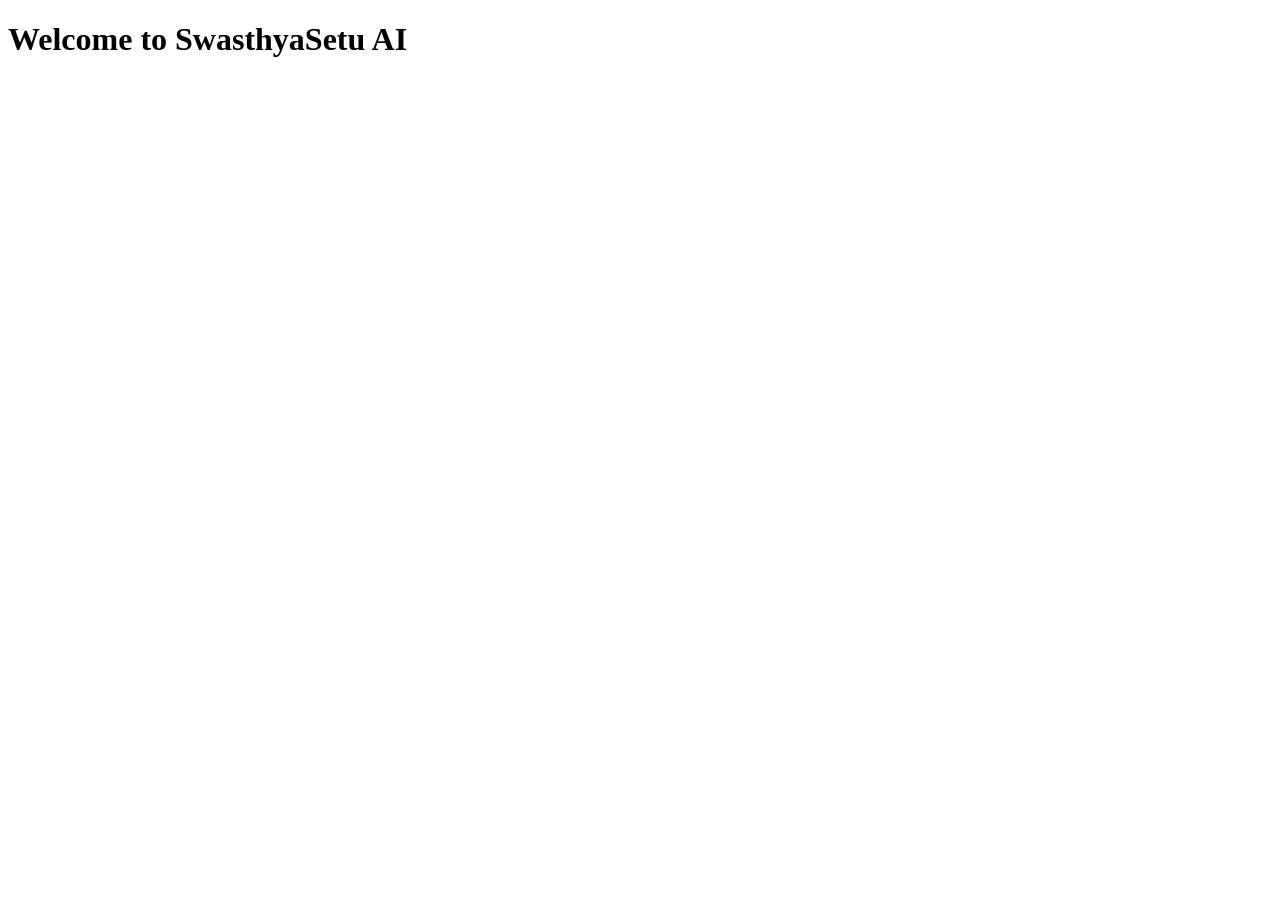
<file: index.html>
<!DOCTYPE html>
<html lang="en">
<head>
    <meta charset="UTF-8">
    <meta name="viewport" content="width=device-width, initial-scale=1.0">
    <title>SwasthyaSetu AI</title>
</head>
<body>
    <h1>Welcome to SwasthyaSetu AI</h1>
</body>
</html>
</file>
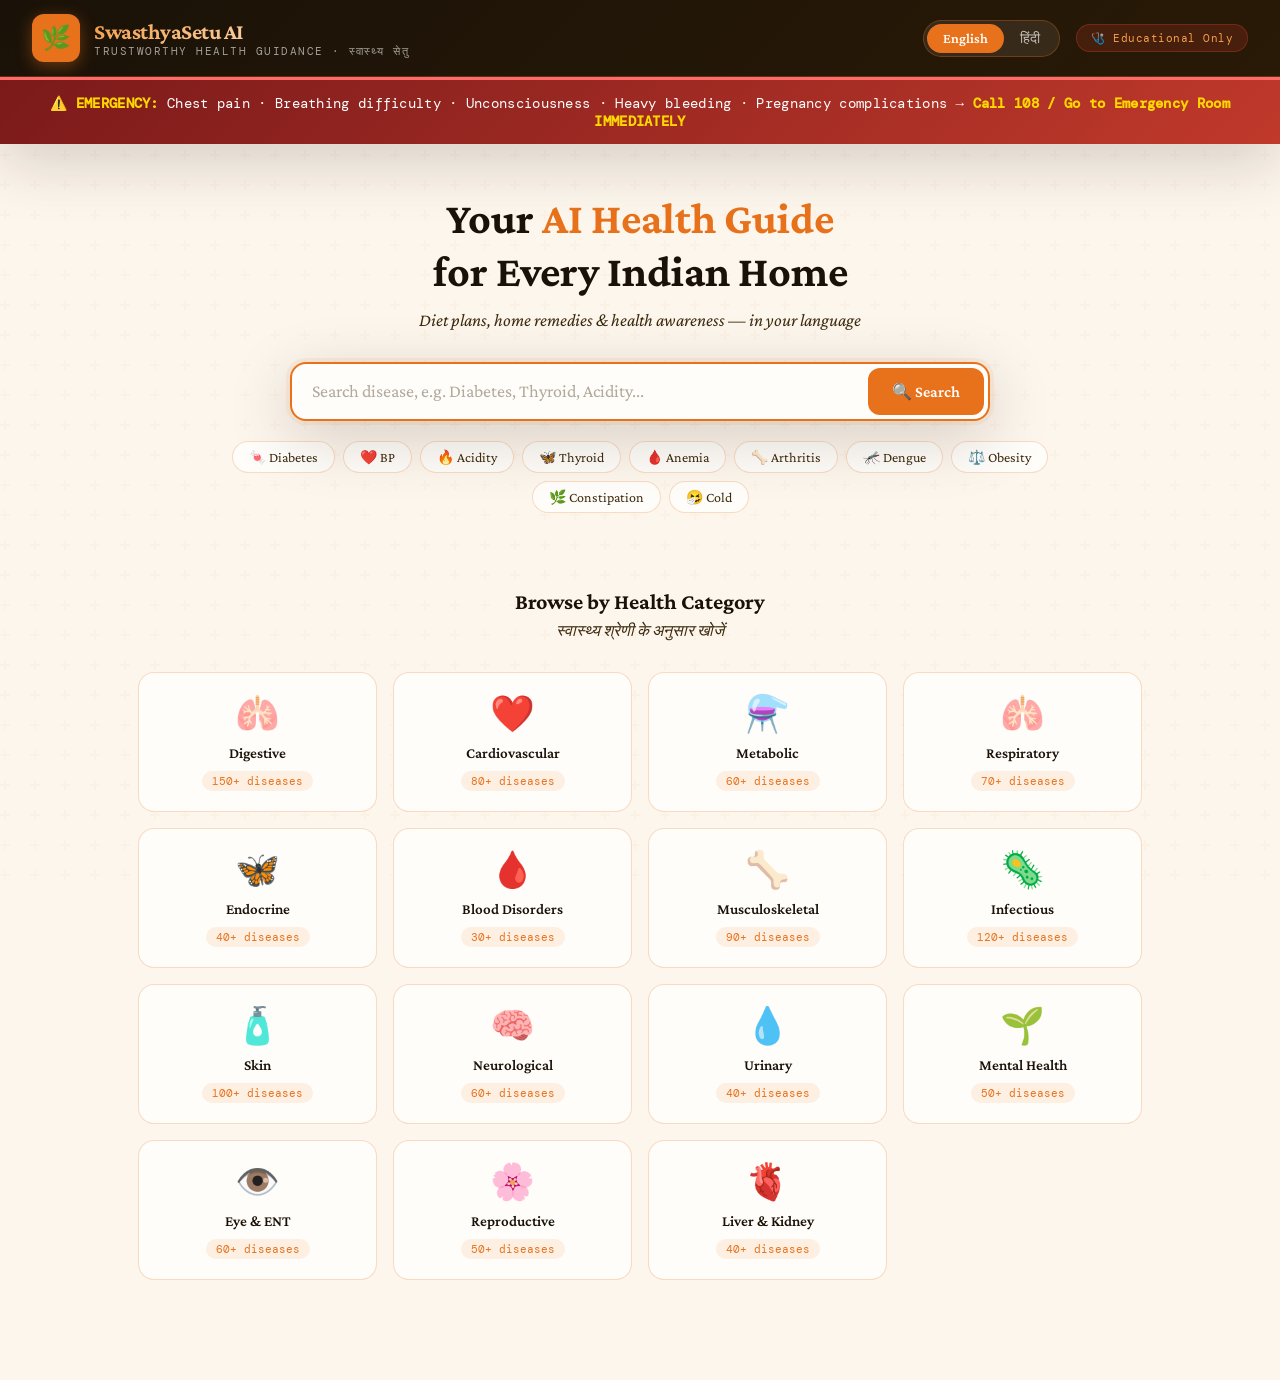
<file: swasthyasetu_ai.html>
<!DOCTYPE html>
<html lang="en">
<head>
<meta charset="UTF-8">
<meta name="viewport" content="width=device-width, initial-scale=1.0">
<title>SwasthyaSetu AI – Trustworthy Health Assistant</title>
<link rel="preconnect" href="https://fonts.googleapis.com">
<link rel="preconnect" href="https://fonts.gstatic.com" crossorigin>
<link href="https://fonts.googleapis.com/css2?family=Tiro+Devanagari+Hindi:ital@0;1&family=Crimson+Pro:wght@400;500;600;700&family=DM+Mono:wght@400;500&display=swap" rel="stylesheet">

<style>
:root {
  --saffron: #E8721C;
  --saffron-light: #F5A04A;
  --green-india: #138808;
  --green-light: #1EA80A;
  --cream: #FDF6EC;
  --cream-dark: #F5E8D3;
  --ink: #1A1208;
  --ink-soft: #3D2B0F;
  --white: #FFFDF9;
  --border: rgba(232,114,28,0.25);
  --shadow: 0 4px 24px rgba(232,114,28,0.12);
  --shadow-lg: 0 16px 64px rgba(26,18,8,0.18);
  --red-alert: #C0392B;
  --card-bg: rgba(255,253,249,0.95);
  --eat-color: #138808;
  --avoid-color: #C0392B;
  --remedy-color: #8B5E0A;
  --ayur-color: #5B3A8F;
  --med-color: #1A5F7A;
  --prev-color: #2E7D32;
  --doctor-color: #C62828;
}

* { margin: 0; padding: 0; box-sizing: border-box; }

body {
  font-family: 'Crimson Pro', Georgia, serif;
  background: var(--cream);
  color: var(--ink);
  min-height: 100vh;
  overflow-x: hidden;
}

/* Background Pattern */
body::before {
  content: '';
  position: fixed;
  inset: 0;
  background-image:
    radial-gradient(ellipse 80% 50% at 50% -20%, rgba(232,114,28,0.08) 0%, transparent 60%),
    url("data:image/svg+xml,%3Csvg width='60' height='60' viewBox='0 0 60 60' xmlns='http://www.w3.org/2000/svg'%3E%3Cg fill='none' fill-rule='evenodd'%3E%3Cg fill='%23E8721C' fill-opacity='0.03'%3E%3Cpath d='M36 34v-4h-2v4h-4v2h4v4h2v-4h4v-2h-4zm0-30V0h-2v4h-4v2h4v4h2V6h4V4h-4zM6 34v-4H4v4H0v2h4v4h2v-4h4v-2H6zM6 4V0H4v4H0v2h4v4h2V6h4V4H6z'/%3E%3C/g%3E%3C/g%3E%3C/svg%3E");
  z-index: -1;
  pointer-events: none;
}

/* HEADER */
header {
  background: linear-gradient(135deg, var(--ink) 0%, #2A1A06 100%);
  color: var(--cream);
  padding: 0;
  position: sticky;
  top: 0;
  z-index: 100;
  box-shadow: var(--shadow-lg);
}

.header-top {
  display: flex;
  align-items: center;
  justify-content: space-between;
  padding: 14px 32px;
  border-bottom: 1px solid rgba(232,114,28,0.3);
}

.logo {
  display: flex;
  align-items: center;
  gap: 14px;
}

.logo-icon {
  width: 48px;
  height: 48px;
  background: var(--saffron);
  border-radius: 12px;
  display: flex;
  align-items: center;
  justify-content: center;
  font-size: 24px;
  box-shadow: 0 4px 16px rgba(232,114,28,0.4);
}

.logo-text {
  display: flex;
  flex-direction: column;
}

.logo-main {
  font-size: 22px;
  font-weight: 700;
  background: linear-gradient(135deg, var(--saffron-light), var(--cream));
  -webkit-background-clip: text;
  -webkit-text-fill-color: transparent;
  background-clip: text;
  letter-spacing: -0.5px;
}

.logo-tagline {
  font-size: 11px;
  color: rgba(255,253,249,0.6);
  letter-spacing: 1.5px;
  text-transform: uppercase;
  font-family: 'DM Mono', monospace;
}

.header-actions {
  display: flex;
  align-items: center;
  gap: 16px;
}

.lang-toggle {
  display: flex;
  background: rgba(255,253,249,0.08);
  border-radius: 24px;
  padding: 3px;
  border: 1px solid rgba(232,114,28,0.3);
}

.lang-btn {
  padding: 6px 16px;
  border-radius: 20px;
  border: none;
  font-family: 'Crimson Pro', serif;
  font-size: 14px;
  cursor: pointer;
  transition: all 0.25s;
  color: rgba(255,253,249,0.7);
  background: transparent;
}

.lang-btn.active {
  background: var(--saffron);
  color: white;
  font-weight: 600;
}

.disclaimer-badge {
  background: rgba(192,57,43,0.2);
  border: 1px solid rgba(192,57,43,0.4);
  color: #F5A04A;
  padding: 6px 14px;
  border-radius: 20px;
  font-size: 11px;
  font-family: 'DM Mono', monospace;
  letter-spacing: 0.5px;
}

/* HERO SEARCH */
.hero {
  padding: 48px 32px 36px;
  text-align: center;
  max-width: 900px;
  margin: 0 auto;
}

.hero-title {
  font-size: clamp(28px, 4vw, 44px);
  font-weight: 700;
  color: var(--ink);
  line-height: 1.2;
  margin-bottom: 12px;
}

.hero-title span {
  color: var(--saffron);
}

.hero-subtitle {
  font-size: 18px;
  color: var(--ink-soft);
  margin-bottom: 32px;
  font-style: italic;
}

.search-container {
  position: relative;
  max-width: 700px;
  margin: 0 auto;
}

.search-box {
  display: flex;
  align-items: center;
  background: var(--white);
  border: 2px solid var(--saffron);
  border-radius: 16px;
  padding: 4px 4px 4px 20px;
  box-shadow: var(--shadow-lg), 0 0 0 4px rgba(232,114,28,0.08);
  transition: box-shadow 0.3s;
}

.search-box:focus-within {
  box-shadow: var(--shadow-lg), 0 0 0 6px rgba(232,114,28,0.15);
}

.search-input {
  flex: 1;
  border: none;
  outline: none;
  font-family: 'Crimson Pro', serif;
  font-size: 18px;
  color: var(--ink);
  background: transparent;
  padding: 12px 0;
}

.search-input::placeholder { color: rgba(61,43,15,0.4); }

.search-btn {
  background: var(--saffron);
  color: white;
  border: none;
  border-radius: 12px;
  padding: 14px 24px;
  font-size: 16px;
  font-weight: 600;
  cursor: pointer;
  display: flex;
  align-items: center;
  gap: 8px;
  transition: all 0.25s;
  white-space: nowrap;
  font-family: 'Crimson Pro', serif;
}

.search-btn:hover {
  background: var(--ink);
  transform: translateY(-1px);
}

.search-btn:disabled {
  opacity: 0.6;
  cursor: not-allowed;
  transform: none;
}

.suggestions {
  position: absolute;
  top: calc(100% + 8px);
  left: 0; right: 0;
  background: var(--white);
  border: 1px solid var(--border);
  border-radius: 12px;
  box-shadow: var(--shadow-lg);
  z-index: 200;
  overflow: hidden;
  max-height: 300px;
  overflow-y: auto;
}

.suggestion-item {
  padding: 12px 20px;
  cursor: pointer;
  border-bottom: 1px solid var(--border);
  display: flex;
  align-items: center;
  gap: 12px;
  transition: background 0.15s;
  font-size: 16px;
}

.suggestion-item:hover { background: var(--cream); }
.suggestion-item:last-child { border-bottom: none; }

.suggestion-cat {
  font-family: 'DM Mono', monospace;
  font-size: 10px;
  color: var(--saffron);
  background: rgba(232,114,28,0.1);
  padding: 2px 8px;
  border-radius: 10px;
  text-transform: uppercase;
  letter-spacing: 0.5px;
}

/* QUICK CATEGORIES */
.quick-cats {
  display: flex;
  flex-wrap: wrap;
  gap: 8px;
  justify-content: center;
  margin-top: 20px;
}

.quick-cat-btn {
  padding: 7px 16px;
  border-radius: 20px;
  border: 1.5px solid var(--border);
  background: var(--white);
  color: var(--ink-soft);
  font-family: 'Crimson Pro', serif;
  font-size: 14px;
  cursor: pointer;
  transition: all 0.2s;
}

.quick-cat-btn:hover {
  border-color: var(--saffron);
  background: rgba(232,114,28,0.08);
  color: var(--saffron);
}

/* EMERGENCY BANNER */
.emergency-banner {
  background: linear-gradient(135deg, #7B1A1A, #C0392B);
  color: white;
  padding: 14px 32px;
  text-align: center;
  font-size: 14px;
  border-top: 3px solid #FF6B6B;
  font-family: 'DM Mono', monospace;
  letter-spacing: 0.3px;
}

.emergency-banner strong { color: #FFD700; }

/* MAIN CONTENT */
.main-content {
  max-width: 1100px;
  margin: 0 auto;
  padding: 0 24px 60px;
}

/* LOADING */
.loading-state {
  text-align: center;
  padding: 80px 32px;
  display: none;
}

.loading-dots {
  display: flex;
  gap: 10px;
  justify-content: center;
  margin-bottom: 24px;
}

.loading-dot {
  width: 14px; height: 14px;
  background: var(--saffron);
  border-radius: 50%;
  animation: bounce 1.4s infinite ease-in-out;
}
.loading-dot:nth-child(2) { animation-delay: 0.2s; }
.loading-dot:nth-child(3) { animation-delay: 0.4s; }

@keyframes bounce {
  0%, 80%, 100% { transform: scale(0.6); opacity: 0.5; }
  40% { transform: scale(1); opacity: 1; }
}

.loading-text { font-size: 18px; color: var(--ink-soft); font-style: italic; }

/* RESULT CARD */
.result-card {
  background: var(--card-bg);
  border: 1px solid var(--border);
  border-radius: 20px;
  overflow: hidden;
  box-shadow: var(--shadow-lg);
  animation: slideUp 0.5s ease-out;
  display: none;
  margin-top: 8px;
}

@keyframes slideUp {
  from { opacity: 0; transform: translateY(24px); }
  to { opacity: 1; transform: translateY(0); }
}

.disease-header {
  background: linear-gradient(135deg, var(--ink) 0%, #2A1A06 100%);
  padding: 28px 36px;
  color: white;
  display: flex;
  align-items: flex-start;
  justify-content: space-between;
  gap: 20px;
}

.disease-title-block {}

.disease-name {
  font-size: 30px;
  font-weight: 700;
  color: var(--saffron-light);
  line-height: 1.1;
}

.disease-name-hindi {
  font-size: 20px;
  color: rgba(255,253,249,0.7);
  font-family: 'Tiro Devanagari Hindi', serif;
  margin-top: 4px;
}

.disease-meta {
  display: flex;
  gap: 10px;
  margin-top: 12px;
  flex-wrap: wrap;
}

.meta-badge {
  font-family: 'DM Mono', monospace;
  font-size: 10px;
  padding: 4px 12px;
  border-radius: 20px;
  letter-spacing: 0.5px;
  text-transform: uppercase;
}

.meta-icd { background: rgba(232,114,28,0.25); color: var(--saffron-light); }
.meta-cat { background: rgba(19,136,8,0.25); color: #4ADE80; }

.disease-emoji { font-size: 56px; line-height: 1; flex-shrink: 0; }

.disease-overview {
  padding: 24px 36px;
  border-bottom: 1px solid var(--border);
  background: rgba(232,114,28,0.04);
}

.overview-text {
  font-size: 17px;
  line-height: 1.7;
  color: var(--ink-soft);
}

/* SECTIONS GRID */
.sections-grid {
  display: grid;
  grid-template-columns: 1fr 1fr;
  gap: 0;
}

@media (max-width: 768px) {
  .sections-grid { grid-template-columns: 1fr; }
  .disease-header { flex-direction: column; }
  .header-top { padding: 12px 16px; }
  .hero { padding: 32px 16px 24px; }
  .main-content { padding: 0 12px 40px; }
}

.section-block {
  padding: 24px 28px;
  border-bottom: 1px solid var(--border);
  border-right: 1px solid var(--border);
}

.section-block:nth-child(even) { border-right: none; }
.section-block:last-child,
.section-block:nth-last-child(2):nth-child(odd) { border-bottom: none; }

.section-header {
  display: flex;
  align-items: center;
  gap: 10px;
  margin-bottom: 16px;
}

.section-icon {
  width: 36px; height: 36px;
  border-radius: 10px;
  display: flex;
  align-items: center;
  justify-content: center;
  font-size: 18px;
  flex-shrink: 0;
}

.section-title {
  font-size: 15px;
  font-weight: 700;
  letter-spacing: 0.5px;
  text-transform: uppercase;
  font-family: 'DM Mono', monospace;
}

.section-title-hindi {
  font-size: 12px;
  font-family: 'Tiro Devanagari Hindi', serif;
  font-weight: 400;
  opacity: 0.7;
  display: block;
}

/* Section specific colors */
.section-symptoms .section-icon { background: rgba(255,165,0,0.15); }
.section-symptoms .section-title { color: #B8860B; }

.section-eat .section-icon { background: rgba(19,136,8,0.12); }
.section-eat .section-title { color: var(--eat-color); }

.section-avoid .section-icon { background: rgba(192,57,43,0.1); }
.section-avoid .section-title { color: var(--avoid-color); }

.section-remedies .section-icon { background: rgba(139,94,10,0.12); }
.section-remedies .section-title { color: var(--remedy-color); }

.section-ayurveda .section-icon { background: rgba(91,58,143,0.1); }
.section-ayurveda .section-title { color: var(--ayur-color); }

.section-medicine .section-icon { background: rgba(26,95,122,0.1); }
.section-medicine .section-title { color: var(--med-color); }

.section-prevention .section-icon { background: rgba(46,125,50,0.1); }
.section-prevention .section-title { color: var(--prev-color); }

.section-doctor .section-icon { background: rgba(198,40,40,0.1); }
.section-doctor .section-title { color: var(--doctor-color); }

/* Content items */
.item-list { list-style: none; display: flex; flex-direction: column; gap: 8px; }

.item-list li {
  display: flex;
  align-items: flex-start;
  gap: 8px;
  font-size: 15px;
  line-height: 1.5;
  color: var(--ink-soft);
}

.item-bullet {
  width: 20px; height: 20px;
  border-radius: 50%;
  display: flex;
  align-items: center;
  justify-content: center;
  font-size: 10px;
  flex-shrink: 0;
  margin-top: 2px;
}

.eat-bullet { background: rgba(19,136,8,0.15); color: var(--eat-color); }
.avoid-bullet { background: rgba(192,57,43,0.12); color: var(--avoid-color); }
.default-bullet { background: rgba(232,114,28,0.15); color: var(--saffron); }

.medicine-text {
  font-size: 15px;
  line-height: 1.65;
  color: var(--ink-soft);
  background: rgba(26,95,122,0.05);
  padding: 14px;
  border-radius: 10px;
  border-left: 3px solid var(--med-color);
}

.doctor-alert {
  background: rgba(192,57,43,0.08);
  border: 1.5px solid rgba(192,57,43,0.3);
  border-radius: 10px;
  padding: 14px;
  font-size: 15px;
  line-height: 1.6;
  color: var(--doctor-color);
  font-weight: 500;
}

/* FULL WIDTH SECTIONS */
.section-full {
  padding: 24px 36px;
  border-bottom: 1px solid var(--border);
}

/* DISCLAIMER */
.disclaimer-block {
  background: linear-gradient(135deg, #FFF3E0, #FFE0B2);
  border-top: 3px solid var(--saffron);
  padding: 20px 36px;
  display: flex;
  gap: 16px;
  align-items: flex-start;
}

.disclaimer-icon { font-size: 24px; flex-shrink: 0; }

.disclaimer-text {
  font-size: 13px;
  color: var(--ink-soft);
  line-height: 1.6;
  font-style: italic;
}

.disclaimer-text strong { color: var(--saffron); font-style: normal; }

/* WELCOME STATE */
.welcome-state {
  padding: 40px 24px;
}

.categories-grid {
  display: grid;
  grid-template-columns: repeat(auto-fill, minmax(200px, 1fr));
  gap: 16px;
  margin-top: 32px;
}

.category-card {
  background: var(--white);
  border: 1.5px solid var(--border);
  border-radius: 16px;
  padding: 20px;
  cursor: pointer;
  transition: all 0.25s;
  text-align: center;
  display: flex;
  flex-direction: column;
  align-items: center;
  gap: 10px;
}

.category-card:hover {
  border-color: var(--saffron);
  transform: translateY(-2px);
  box-shadow: var(--shadow);
  background: rgba(232,114,28,0.04);
}

.category-emoji { font-size: 36px; }

.category-name {
  font-weight: 600;
  font-size: 15px;
  color: var(--ink);
}

.category-count {
  font-family: 'DM Mono', monospace;
  font-size: 11px;
  color: var(--saffron);
  background: rgba(232,114,28,0.1);
  padding: 3px 10px;
  border-radius: 10px;
}

.section-heading {
  font-size: 22px;
  font-weight: 700;
  color: var(--ink);
  margin-bottom: 8px;
  text-align: center;
}

.section-subheading {
  text-align: center;
  color: var(--ink-soft);
  font-size: 16px;
  margin-bottom: 4px;
  font-style: italic;
}

/* SPINNER */
.spinner {
  width: 20px; height: 20px;
  border: 2px solid rgba(255,255,255,0.4);
  border-top-color: white;
  border-radius: 50%;
  animation: spin 0.8s linear infinite;
  display: inline-block;
}
@keyframes spin { to { transform: rotate(360deg); } }

/* ERROR STATE */
.error-state {
  background: rgba(192,57,43,0.06);
  border: 1.5px solid rgba(192,57,43,0.3);
  border-radius: 16px;
  padding: 32px;
  text-align: center;
  display: none;
  margin-top: 16px;
}

.error-icon { font-size: 48px; margin-bottom: 16px; }
.error-text { font-size: 18px; color: var(--ink-soft); }

/* AI CONTENT */
.ai-content h3 {
  font-size: 16px;
  font-weight: 700;
  color: var(--ink);
  margin: 12px 0 6px;
}

.ai-content p {
  font-size: 15px;
  line-height: 1.65;
  color: var(--ink-soft);
  margin-bottom: 8px;
}

.ai-content ul {
  list-style: none;
  display: flex;
  flex-direction: column;
  gap: 6px;
  margin-bottom: 8px;
}

.ai-content ul li {
  font-size: 15px;
  line-height: 1.5;
  color: var(--ink-soft);
  padding-left: 20px;
  position: relative;
}

.ai-content ul li::before {
  content: '•';
  color: var(--saffron);
  position: absolute;
  left: 6px;
}

/* Chat history */
.chat-history {
  display: flex;
  flex-direction: column;
  gap: 24px;
  margin-top: 8px;
}

/* SEARCH HISTORY TAG */
.search-tags {
  display: flex;
  flex-wrap: wrap;
  gap: 8px;
  margin-top: 16px;
  justify-content: center;
}

.search-tag {
  display: flex;
  align-items: center;
  gap: 6px;
  background: var(--white);
  border: 1px solid var(--border);
  border-radius: 20px;
  padding: 6px 14px;
  font-size: 13px;
  cursor: pointer;
  transition: all 0.2s;
  color: var(--ink-soft);
}

.search-tag:hover {
  border-color: var(--saffron);
  background: rgba(232,114,28,0.06);
  color: var(--saffron);
}

.tag-remove {
  font-size: 16px;
  line-height: 1;
  opacity: 0.5;
}

.tag-remove:hover { opacity: 1; color: red; }
</style>
</head>
<body>

<header>
  <div class="header-top">
    <div class="logo">
      <div class="logo-icon">🌿</div>
      <div class="logo-text">
        <span class="logo-main">SwasthyaSetu AI</span>
        <span class="logo-tagline">Trustworthy Health Guidance · स्वास्थ्य सेतु</span>
      </div>
    </div>
    <div class="header-actions">
      <div class="lang-toggle">
        <button class="lang-btn active" onclick="setLang('en')">English</button>
        <button class="lang-btn" onclick="setLang('hi')">हिंदी</button>
      </div>
      <div class="disclaimer-badge">🩺 Educational Only</div>
    </div>
  </div>
  <div class="emergency-banner">
    ⚠️ <strong>EMERGENCY:</strong> Chest pain · Breathing difficulty · Unconsciousness · Heavy bleeding · Pregnancy complications → 
    <strong>Call 108 / Go to Emergency Room IMMEDIATELY</strong>
  </div>
</header>

<div class="hero">
  <h1 class="hero-title">
    Your <span>AI Health Guide</span><br>for Every Indian Home
  </h1>
  <p class="hero-subtitle">Diet plans, home remedies & health awareness — in your language</p>
  
  <div class="search-container">
    <div class="search-box">
      <input 
        type="text" 
        class="search-input" 
        id="searchInput"
        placeholder="Search disease, e.g. Diabetes, Thyroid, Acidity..."
        autocomplete="off"
        oninput="handleInput(this.value)"
        onkeydown="handleKeydown(event)"
      >
      <button class="search-btn" id="searchBtn" onclick="doSearch()">
        <span id="searchBtnText">🔍 Search</span>
      </button>
    </div>
    <div class="suggestions" id="suggestions" style="display:none;"></div>
  </div>

  <div class="quick-cats">
    <button class="quick-cat-btn" onclick="quickSearch('Diabetes')">🍬 Diabetes</button>
    <button class="quick-cat-btn" onclick="quickSearch('Hypertension')">❤️ BP</button>
    <button class="quick-cat-btn" onclick="quickSearch('Acidity')">🔥 Acidity</button>
    <button class="quick-cat-btn" onclick="quickSearch('Thyroid')">🦋 Thyroid</button>
    <button class="quick-cat-btn" onclick="quickSearch('Anemia')">🩸 Anemia</button>
    <button class="quick-cat-btn" onclick="quickSearch('Arthritis')">🦴 Arthritis</button>
    <button class="quick-cat-btn" onclick="quickSearch('Dengue')">🦟 Dengue</button>
    <button class="quick-cat-btn" onclick="quickSearch('Obesity')">⚖️ Obesity</button>
    <button class="quick-cat-btn" onclick="quickSearch('Constipation')">🌿 Constipation</button>
    <button class="quick-cat-btn" onclick="quickSearch('Common Cold')">🤧 Cold</button>
  </div>
</div>

<div class="main-content">
  
  <!-- LOADING -->
  <div class="loading-state" id="loadingState">
    <div class="loading-dots">
      <div class="loading-dot"></div>
      <div class="loading-dot"></div>
      <div class="loading-dot"></div>
    </div>
    <p class="loading-text" id="loadingText">Consulting health knowledge base...</p>
  </div>

  <!-- ERROR -->
  <div class="error-state" id="errorState">
    <div class="error-icon">⚠️</div>
    <p class="error-text" id="errorText"></p>
  </div>

  <!-- RESULT -->
  <div class="result-card" id="resultCard"></div>

  <!-- WELCOME -->
  <div class="welcome-state" id="welcomeState">
    <p class="section-heading">Browse by Health Category</p>
    <p class="section-subheading">स्वास्थ्य श्रेणी के अनुसार खोजें</p>
    <div class="categories-grid" id="categoriesGrid"></div>
  </div>

</div>

<script>
// ==================== DATA ====================
const DISEASES_DB = {
  "diabetes_type2": {
    "id": "DB001", "icd_code": "E11", "category": "Metabolic",
    "name": {"en": "Type 2 Diabetes", "hi": "टाइप 2 मधुमेह"},
    "emoji": "🍬",
    "overview": {"en": "A chronic condition where the body doesn't use insulin properly, leading to high blood sugar levels.", "hi": "एक दीर्घकालिक बीमारी जिसमें शरीर इंसुलिन का सही उपयोग नहीं कर पाता।"},
    "symptoms": {"en": ["Excessive thirst", "Frequent urination", "Fatigue and weakness", "Blurred vision", "Slow healing wounds", "Numbness in hands/feet"], "hi": ["अत्यधिक प्यास", "बार-बार पेशाब", "थकान और कमज़ोरी", "धुंधली दृष्टि", "घाव धीरे भरना", "हाथ-पैर सुन्न होना"]},
    "eat": {"en": ["Bitter gourd (karela) - lowers blood sugar naturally", "Fenugreek seeds (methi) - improves insulin sensitivity", "Green leafy vegetables - rich in fiber and nutrients", "Whole grains (jowar, bajra) - slow glucose release", "Amla (Indian gooseberry) - controls sugar levels", "Turmeric milk - anti-inflammatory support"], "hi": ["करेला - रक्त शर्करा कम करता है", "मेथी दाना - इंसुलिन संवेदनशीलता सुधारता है", "हरी पत्तेदार सब्जियां - फाइबर युक्त", "साबुत अनाज (ज्वार, बाजरा)", "आंवला - शर्करा नियंत्रित करता है", "हल्दी दूध - सूजन रोधी"]},
    "avoid": {"en": ["White rice and white bread (maida)", "Sugary drinks, sweets and mithai", "Fried foods like samosa, pakora", "Processed packaged snacks", "High-sugar fruits (mango, banana) in excess", "Alcohol"], "hi": ["सफेद चावल और मैदा", "मीठे पेय और मिठाई", "तले हुए खाद्य पदार्थ", "प्रोसेस्ड स्नैक्स", "अधिक मात्रा में आम, केला", "शराब"]},
    "home_remedies": {"en": ["Drink bitter gourd (karela) juice on empty stomach daily", "Soak methi seeds overnight, drink the water in morning", "Cinnamon (dalchini) tea - half tsp in warm water", "Jamun seed powder with water - traditional remedy"], "hi": ["रोज़ सुबह खाली पेट करेले का रस", "रात को मेथी दाना भिगोएं, सुबह पानी पियें", "दालचीनी की चाय - गर्म पानी में आधा चम्मच", "जामुन के बीज का चूर्ण पानी के साथ"]},
    "ayurvedic_tips": {"en": ["Triphala churna helps digestion and sugar control", "Gudmar herb (sugar destroyer) is traditionally used", "Daily Pranayama and Surya Namaskar yoga"], "hi": ["त्रिफला चूर्ण पाचन और शर्करा नियंत्रण", "गुड़मार जड़ी-बूटी परंपरागत उपयोग", "प्रतिदिन प्राणायाम और सूर्य नमस्कार"]},
    "medicine_awareness": {"en": "Common medications include Metformin (biguanide class - reduces liver glucose production) and Glipizide (sulfonylurea - stimulates insulin release). Possible side effects include nausea, diarrhea, and low blood sugar. Regular HbA1c testing every 3 months is recommended. NEVER self-medicate.", "hi": "सामान्य दवाइयों में मेटफॉर्मिन (लीवर में ग्लूकोज कम करती है) और ग्लिपिज़ाइड शामिल हैं। दुष्प्रभाव: मतली, दस्त, रक्त शर्करा कम होना। हर 3 महीने HbA1c टेस्ट करवाएं। कभी भी स्वयं दवा न लें।"},
    "prevention": {"en": ["Maintain healthy weight (BMI < 25)", "Exercise 30 mins daily - walk, yoga, swimming", "Eat a balanced low-sugar diet", "Regular blood sugar checkups", "Reduce stress through meditation"], "hi": ["स्वस्थ वज़न बनाए रखें (BMI < 25)", "रोज़ 30 मिनट व्यायाम - चलना, योग, तैराकी", "संतुलित कम-चीनी आहार लें", "नियमित रक्त शर्करा जांच", "ध्यान से तनाव कम करें"]},
    "doctor_visit": {"en": "⚠️ Seek immediate care: Blood sugar above 300 mg/dL, confusion/unconsciousness, chest pain, vision loss, non-healing wounds, severe nausea/vomiting.", "hi": "⚠️ तुरंत डॉक्टर से मिलें: रक्त शर्करा 300 mg/dL से अधिक, भ्रम, सीने में दर्द, दृष्टि हानि, घाव न भरना।"}
  },
  "hypertension": {
    "id": "DB002", "icd_code": "I10", "category": "Cardiovascular",
    "name": {"en": "High Blood Pressure (Hypertension)", "hi": "उच्च रक्तचाप"},
    "emoji": "❤️",
    "overview": {"en": "A condition where blood pressure in the arteries is persistently elevated (≥140/90 mmHg), increasing risk of heart disease, stroke and kidney damage.", "hi": "एक स्थिति जिसमें धमनियों में रक्तचाप लगातार बढ़ा रहता है, जिससे हृदय रोग और स्ट्रोक का खतरा बढ़ता है।"},
    "symptoms": {"en": ["Headache (especially morning)", "Dizziness", "Blurred or double vision", "Shortness of breath", "Nosebleeds (severe cases)", "Chest tightness"], "hi": ["सिरदर्द (विशेषकर सुबह)", "चक्कर आना", "धुंधली दृष्टि", "सांस फूलना", "नाक से खून", "सीने में जकड़न"]},
    "eat": {"en": ["Banana - high potassium, naturally lowers BP", "Garlic (lahsun) - allicin compound reduces BP", "Cucumber - diuretic, helps flush excess sodium", "Coconut water - natural electrolyte balance", "Pomegranate juice - reduces arterial stiffness", "Spinach and leafy greens - magnesium rich"], "hi": ["केला - पोटेशियम युक्त, BP कम करता है", "लहसुन - एलिसिन यौगिक BP कम करता है", "खीरा - मूत्रवर्धक, सोडियम बाहर करता है", "नारियल पानी - प्राकृतिक इलेक्ट्रोलाइट", "अनार का रस - धमनी कठोरता कम करता है", "पालक - मैग्नीशियम युक्त"]},
    "avoid": {"en": ["Excess salt/sodium (limit to <5g/day)", "Pickles, papad, and namkeen", "Processed and packaged foods", "Red meat and organ meats", "Alcohol and smoking", "Caffeine in excess (tea/coffee)"], "hi": ["अधिक नमक (<5g/दिन)", "अचार, पापड़ और नमकीन", "प्रोसेस्ड और पैकेज्ड खाद्य पदार्थ", "लाल मांस", "शराब और धूम्रपान", "अधिक चाय/कॉफी"]},
    "home_remedies": {"en": ["Garlic clove with warm water every morning", "Hibiscus (gudhal) flower tea - clinically proven to lower BP", "Methi seed soaked water (drink in morning)", "Amla juice 30ml daily on empty stomach"], "hi": ["हर सुबह गर्म पानी के साथ लहसुन की कली", "गुड़हल की चाय - BP कम करने में सिद्ध", "भिगोई मेथी का पानी सुबह पियें", "खाली पेट 30ml आंवला रस रोज़"]},
    "ayurvedic_tips": {"en": ["Ashwagandha reduces stress-related hypertension", "Arjuna bark tea (Terminalia arjuna) - heart tonic", "Brahmi - reduces anxiety, supports heart health"], "hi": ["अश्वगंधा तनाव से संबंधित BP कम करता है", "अर्जुन की छाल की चाय - हृदय टॉनिक", "ब्राह्मी - चिंता कम करती है, हृदय को मजबूत करती है"]},
    "medicine_awareness": {"en": "Common drug classes: ACE inhibitors (e.g., Ramipril - relax blood vessels), Beta-blockers (Atenolol - slow heart rate), Diuretics (Hydrochlorothiazide - remove excess fluid), Calcium channel blockers (Amlodipine). Never stop BP medicines suddenly without doctor's advice.", "hi": "सामान्य दवा वर्ग: ACE इनहिबिटर (रक्त वाहिकाएं शिथिल करते हैं), बीटा-ब्लॉकर (हृदय गति धीमी करते हैं), मूत्रवर्धक। डॉक्टर की सलाह के बिना BP दवा कभी बंद न करें।"},
    "prevention": {"en": ["Reduce salt intake to <5g/day", "Exercise 30-45 mins daily", "Maintain healthy weight", "Quit smoking completely", "Manage stress through yoga, meditation", "Regular BP monitoring at home"], "hi": ["नमक की मात्रा <5g/दिन", "रोज़ 30-45 मिनट व्यायाम", "स्वस्थ वज़न बनाएं", "धूम्रपान पूरी तरह छोड़ें", "योग, ध्यान से तनाव प्रबंधन", "घर पर नियमित BP जांच"]},
    "doctor_visit": {"en": "🚨 EMERGENCY: BP above 180/120 mmHg, severe headache, vision loss, chest pain, difficulty speaking or understanding, sudden weakness in arm/face.", "hi": "🚨 आपातकाल: BP 180/120 से अधिक, तेज सिरदर्द, दृष्टि हानि, सीने में दर्द, बोलने में कठिनाई, अचानक बांह/चेहरे में कमज़ोरी।"}
  },
  "common_cold": {
    "id": "DB003", "icd_code": "J00", "category": "Respiratory",
    "name": {"en": "Common Cold", "hi": "सामान्य सर्दी-जुकाम"},
    "emoji": "🤧",
    "overview": {"en": "A viral infection of the upper respiratory tract, typically caused by rhinoviruses. Usually resolves in 7-10 days.", "hi": "ऊपरी श्वसन तंत्र का वायरल संक्रमण जो आमतौर पर 7-10 दिनों में ठीक हो जाता है।"},
    "symptoms": {"en": ["Runny or stuffy nose", "Sneezing and nasal congestion", "Sore throat", "Mild fever (low grade)", "Cough", "Body ache and fatigue"], "hi": ["नाक बहना या बंद होना", "छींक और नाक बंद", "गले में खराश", "हल्का बुखार", "खांसी", "शरीर दर्द और थकान"]},
    "eat": {"en": ["Turmeric milk (haldi doodh) - anti-inflammatory, immunity boost", "Ginger-honey tea - soothes sore throat, antibacterial", "Hot dal/chicken soup - warmth and easy nutrition", "Amla - very high vitamin C, boosts immunity", "Garlic in food - antiviral properties", "Hot kadha with tulsi, ginger, black pepper"], "hi": ["हल्दी दूध - सूजन रोधी, रोग प्रतिरोधकता", "अदरक-शहद की चाय - गले को आराम", "गर्म दाल/चिकन सूप - पोषण", "आंवला - उच्च विटामिन C", "लहसुन - एंटीवायरल गुण", "तुलसी-अदरक-काली मिर्च का काढ़ा"]},
    "avoid": {"en": ["Cold drinks, ice cream, and cold water", "Fried and oily food (weakens immunity)", "Excess dairy (may increase mucus)", "Processed and junk foods", "Alcohol (dehydrates body)"], "hi": ["ठंडे पेय, आइसक्रीम और ठंडा पानी", "तले-भुने और तैलीय खाद्य पदार्थ", "अधिक डेयरी (बलगम बढ़ा सकता है)", "प्रोसेस्ड और जंक फूड", "शराब (शरीर को निर्जलित करती है)"]},
    "home_remedies": {"en": ["Steam inhalation with eucalyptus oil or ajwain (carom seeds)", "Salt water gargling twice daily (1/4 tsp salt in warm water)", "Tulsi-ginger-honey kadha 2-3 times daily", "Turmeric milk before bedtime"], "hi": ["नीलगिरी तेल या अजवाइन के साथ भाप", "दिन में दो बार नमक पानी से गरारे", "दिन में 2-3 बार तुलसी-अदरक-शहद काढ़ा", "सोने से पहले हल्दी दूध"]},
    "ayurvedic_tips": {"en": ["Tulsi (holy basil) - 5 fresh leaves daily boosts immunity", "Sitopaladi churna - classical Ayurvedic cold remedy", "Nasya: 2 drops warm sesame oil in each nostril - prevents recurrence"], "hi": ["तुलसी - रोज़ 5 ताज़ी पत्तियां", "सितोपलादि चूर्ण - क्लासिक आयुर्वेदिक उपाय", "नास्य: प्रत्येक नाक में 2 बूंद गर्म तिल का तेल"]},
    "medicine_awareness": {"en": "Antihistamines (Cetirizine - reduce sneezing, runny nose), Decongestants (open nasal passages), Paracetamol (fever and body ache). IMPORTANT: Antibiotics do NOT work for viral infections. Avoid unnecessary antibiotics.", "hi": "एंटीहिस्टामिन (छींक/नाक बहना कम करते हैं), डिकंजेस्टेंट (नाक खोलते हैं), पेरासिटामोल (बुखार और शरीर दर्द)। महत्वपूर्ण: एंटीबायोटिक वायरल संक्रमण पर काम नहीं करते।"},
    "prevention": {"en": ["Wash hands frequently with soap for 20 seconds", "Avoid touching face (eyes, nose, mouth)", "Maintain distance from infected persons", "Boost immunity with vitamin C-rich foods", "Stay warm, avoid sudden cold exposure"], "hi": ["बार-बार 20 सेकंड तक साबुन से हाथ धोएं", "चेहरे को छूने से बचें", "संक्रमित व्यक्तियों से दूरी बनाएं", "विटामिन C युक्त खाद्य पदार्थ खाएं", "गर्म रहें, अचानक ठंड से बचें"]},
    "doctor_visit": {"en": "See doctor if: Fever above 103°F (39.4°C) for more than 3 days, difficulty breathing, severe ear pain, symptoms worsen after day 7 or last beyond 10 days.", "hi": "डॉक्टर से मिलें अगर: 3 दिन से अधिक 103°F से ऊपर बुखार, सांस में कठिनाई, कान में तेज दर्द, 10 दिन बाद भी लक्षण।"}
  },
  "acidity": {
    "id": "DB004", "icd_code": "K21", "category": "Digestive",
    "name": {"en": "Acidity / GERD / Heartburn", "hi": "एसिडिटी / गैस / सीने की जलन"},
    "emoji": "🔥",
    "overview": {"en": "Excess stomach acid or backflow of acid into the esophagus (food pipe), causing burning sensation in the chest or throat.", "hi": "पेट में अधिक एसिड या एसिड का भोजन नली में वापस आना जिससे सीने या गले में जलन होती है।"},
    "symptoms": {"en": ["Burning sensation in chest (heartburn)", "Sour/bitter belching", "Bloating and gas", "Nausea and vomiting", "Regurgitation of food", "Difficulty swallowing"], "hi": ["सीने में जलन", "खट्टी/कड़वी डकार", "पेट फूलना और गैस", "मतली और उल्टी", "खाना वापस आना", "निगलने में कठिनाई"]},
    "eat": {"en": ["Banana - natural antacid, very alkaline", "Coconut water - alkaline, soothes stomach lining", "Cold milk (if not lactose intolerant) - neutralizes acid", "Cucumber - cooling, high water content", "Oatmeal/dalia - absorbs excess acid", "Fennel seeds (saunf) - after every meal"], "hi": ["केला - प्राकृतिक एंटासिड, क्षारीय", "नारियल पानी - क्षारीय, पेट की परत शांत करता है", "ठंडा दूध - एसिड को बेअसर करता है", "खीरा - ठंडक देता है", "दलिया - अतिरिक्त एसिड सोखता है", "भोजन के बाद सौंफ"]},
    "avoid": {"en": ["Spicy and oily foods", "Citrus fruits (lemon, orange) in excess", "Tea and coffee on empty stomach", "Alcohol and carbonated fizzy drinks", "Tomatoes and tomato-based dishes", "Late night meals (lie down within 2 hours of eating)"], "hi": ["मसालेदार और तैलीय खाना", "अधिक खट्टे फल", "खाली पेट चाय और कॉफी", "शराब और कार्बोनेटेड पेय", "टमाटर और टमाटर आधारित व्यंजन", "रात को देर से खाना"]},
    "home_remedies": {"en": ["Jeera (cumin) water boiled and cooled - after meals", "Saunf + mishri (fennel + candy sugar) after eating", "Aloe vera juice 2 tbsp before meals", "Cold milk with cardamom powder"], "hi": ["उबला और ठंडा जीरे का पानी भोजन के बाद", "खाने के बाद सौंफ और मिश्री", "भोजन से पहले 2 चम्मच एलोवेरा जूस", "इलायची पाउडर के साथ ठंडा दूध"]},
    "ayurvedic_tips": {"en": ["Avipattikar churna - classical remedy for hyperacidity", "Licorice (mulethi) tea - soothes esophageal lining", "Eat slowly, chew thoroughly - key Ayurvedic principle"], "hi": ["अविपत्तिकर चूर्ण - अम्लता का क्लासिक उपाय", "मुलेठी की चाय - भोजन नली की परत शांत करती है", "धीरे खाएं, अच्छे से चबाएं"]},
    "medicine_awareness": {"en": "Antacids (Gelusil, Digene - neutralize acid for quick relief), H2 blockers (Ranitidine - reduce acid production), PPIs (Omeprazole, Pantoprazole - long-term acid control). Overuse of antacids can cause dependency and rebound acidity.", "hi": "एंटासिड (जेलुसिल - तुरंत राहत), H2 ब्लॉकर (रैनिटिडिन), PPI (ओमेप्राजोल - दीर्घकालिक एसिड नियंत्रण)। एंटासिड के अत्यधिक उपयोग से रिबाउंड एसिडिटी हो सकती है।"},
    "prevention": {"en": ["Eat small, frequent meals (5-6 small meals vs 3 large)", "Don't lie down within 2-3 hours of eating", "Elevate head of bed by 6-8 inches", "Avoid trigger foods specific to you", "Maintain healthy weight"], "hi": ["थोड़ा-थोड़ा बार-बार खाएं (5-6 बार)", "खाने के 2-3 घंटे बाद तक न लेटें", "बिस्तर का सिर 6-8 इंच ऊंचा रखें", "अपने ट्रिगर खाद्य पदार्थ से बचें", "स्वस्थ वज़न बनाएं"]},
    "doctor_visit": {"en": "See doctor if: Daily symptoms for several weeks, difficulty swallowing, unintended weight loss, blood in vomit or black/tarry stools, severe chest pain.", "hi": "डॉक्टर से मिलें अगर: हफ्तों तक रोज़ लक्षण, निगलने में कठिनाई, अस्पष्टीकृत वज़न कम, उल्टी/मल में खून, तेज सीने में दर्द।"}
  },
  "anemia": {
    "id": "DB005", "icd_code": "D50", "category": "Blood Disorders",
    "name": {"en": "Iron Deficiency Anemia", "hi": "लौह तत्व की कमी (एनीमिया)"},
    "emoji": "🩸",
    "overview": {"en": "A common condition where blood lacks enough healthy red blood cells due to iron deficiency, common in women and children in India.", "hi": "एक सामान्य स्थिति जिसमें आयरन की कमी के कारण रक्त में पर्याप्त लाल रक्त कोशिकाएं नहीं होतीं, भारत में महिलाओं और बच्चों में आम।"},
    "symptoms": {"en": ["Fatigue and weakness", "Pale skin and inner eyelids", "Shortness of breath on exertion", "Dizziness and lightheadedness", "Cold hands and feet", "Brittle nails and hair loss"], "hi": ["थकान और कमज़ोरी", "पीली त्वचा और आंखें", "परिश्रम पर सांस फूलना", "चक्कर आना", "ठंडे हाथ-पैर", "कमज़ोर नाखून और बाल झड़ना"]},
    "eat": {"en": ["Spinach (palak) - rich in iron and folate", "Pomegranate (anar) - iron + vitamin C combo", "Beetroot (chukandar) - iron, folate, boosts hemoglobin", "Jaggery (gur) - natural plant-based iron", "Dates (khajoor) - iron and energy", "Sesame seeds (til) with jaggery - traditional iron tonic"], "hi": ["पालक - आयरन और फोलेट युक्त", "अनार - आयरन + विटामिन C", "चुकंदर - आयरन, फोलेट, हीमोग्लोबिन बढ़ाता है", "गुड़ - प्राकृतिक पौधे-आधारित आयरन", "खजूर - आयरन और ऊर्जा", "तिल और गुड़ - पारंपरिक आयरन टॉनिक"]},
    "avoid": {"en": ["Tea/coffee with meals - inhibits iron absorption significantly", "Calcium-rich foods simultaneously with iron-rich meals", "Excess wheat bran (phytates block absorption)", "Antacids (reduce iron absorption)"], "hi": ["भोजन के साथ चाय/कॉफी - आयरन अवशोषण रोकता है", "आयरन युक्त भोजन के साथ कैल्शियम युक्त खाद्य पदार्थ", "अत्यधिक गेहूं का चोकर", "एंटासिड"]},
    "home_remedies": {"en": ["Pomegranate juice with a pinch of rock salt and mishri daily", "Beetroot + carrot juice every morning", "Soak 10 raisins overnight, eat with soaking water", "Gur-chana (jaggery with roasted chickpeas) as daily snack"], "hi": ["रोज़ अनार का रस सेंधा नमक और मिश्री के साथ", "हर सुबह चुकंदर और गाजर का रस", "10 किशमिश रात भर भिगोकर सुबह खाएं", "रोज़ गुड़-चना स्नैक के रूप में"]},
    "ayurvedic_tips": {"en": ["Punarnava (Boerhavia diffusa) - traditional blood builder", "Cook food in iron vessels - increases iron content naturally", "Dhatri Loha or Navayasa Churna - consult Ayurvedic vaidya"], "hi": ["पुनर्नवा - रक्त निर्माण में सहायक", "लोहे के बर्तन में पकाने से खाने में आयरन बढ़ता है", "धात्री लोह या नवायस चूर्ण - वैद्य से परामर्श"]},
    "medicine_awareness": {"en": "Ferrous Sulfate or Ferrous Gluconate tablets are standard iron supplements. Take with Vitamin C (lemon water) for better absorption. Common side effects: dark stools, constipation, nausea. Treatment duration typically 3-6 months. Don't self-prescribe.", "hi": "फेरस सल्फेट या फेरस ग्लूकोनेट सामान्य आयरन सप्लीमेंट। विटामिन C के साथ बेहतर अवशोषण। दुष्प्रभाव: काले मल, कब्ज, मतली। उपचार 3-6 महीने।"},
    "prevention": {"en": ["Eat iron-rich foods daily (dal, leafy greens, gur)", "Pair iron foods with vitamin C always", "Regular hemoglobin checkups (especially women)", "Deworm children regularly", "Fortified foods awareness"], "hi": ["रोज़ आयरन युक्त खाद्य पदार्थ खाएं", "आयरन खाद्य पदार्थ को हमेशा विटामिन C के साथ लें", "नियमित हीमोग्लोबिन जांच (विशेषकर महिलाएं)", "बच्चों में नियमित कृमि उपचार"]},
    "doctor_visit": {"en": "See doctor if: Extreme fatigue causing inability to work, fainting, irregular heartbeat, hemoglobin below 8 g/dL, persistent symptoms despite diet changes.", "hi": "डॉक्टर से मिलें अगर: काम न कर पाने की थकान, बेहोशी, अनियमित दिल की धड़कन, हीमोग्लोबिन 8 g/dL से कम।"}
  },
  "thyroid": {
    "id": "DB006", "icd_code": "E03", "category": "Endocrine",
    "name": {"en": "Hypothyroidism (Underactive Thyroid)", "hi": "हाइपोथायरायडिज्म (थायरॉइड की कमी)"},
    "emoji": "🦋",
    "overview": {"en": "A condition where the thyroid gland doesn't produce enough thyroid hormone, causing metabolism to slow down significantly.", "hi": "एक स्थिति जिसमें थायरॉइड ग्रंथि पर्याप्त हार्मोन नहीं बनाती, जिससे चयापचय धीमा हो जाता है।"},
    "symptoms": {"en": ["Unexplained weight gain", "Fatigue and sluggishness", "Cold intolerance", "Constipation", "Dry skin and brittle hair/nails", "Depression and memory problems", "Slow heart rate"], "hi": ["अस्पष्टीकृत वज़न वृद्धि", "थकान और सुस्ती", "ठंड न सह पाना", "कब्ज", "रूखी त्वचा और कमज़ोर बाल/नाखून", "अवसाद और याददाश्त की समस्या", "धीमी हृदय गति"]},
    "eat": {"en": ["Iodized salt - essential for thyroid hormone production", "Selenium-rich: Brazil nuts (2/day), sunflower seeds", "Zinc-rich: pumpkin seeds, chickpeas, lentils", "Vitamin D: sunlight 20 mins, fortified milk, eggs", "Coconut oil - medium chain fatty acids support thyroid", "Fish (if non-vegetarian) - iodine and omega-3"], "hi": ["आयोडाइज्ड नमक - थायरॉइड हार्मोन उत्पादन के लिए आवश्यक", "सेलेनियम: ब्राजील नट (2/दिन), सूरजमुखी के बीज", "जिंक: कद्दू के बीज, चना, दाल", "विटामिन D: 20 मिनट धूप, फोर्टिफाइड दूध, अंडे", "नारियल तेल - थायरॉइड कार्य में सहायक", "मछली - आयोडीन और ओमेगा-3"]},
    "avoid": {"en": ["Raw cruciferous vegetables in excess (cabbage, broccoli, cauliflower - goitrogens affect iodine)", "Cook these vegetables to reduce goitrogen content", "Soy products in excess", "Gluten (if Hashimoto's thyroiditis diagnosed)", "Processed and packaged foods"], "hi": ["कच्ची क्रूसिफेरस सब्जियां अधिक मात्रा में (गोभी, ब्रोकली - आयोडीन प्रभावित)", "इन्हें पकाने से गोइट्रोजेन कम होता है", "सोया उत्पाद अधिक मात्रा में", "ग्लूटेन (हाशिमोटो होने पर)", "प्रोसेस्ड खाद्य पदार्थ"]},
    "home_remedies": {"en": ["Ashwagandha milk: 1 tsp ashwagandha powder in warm milk daily", "Coconut oil in cooking (1-2 tbsp daily)", "Adequate sleep (7-8 hours) - critical for hormone balance", "Regular gentle exercise - walking, yoga"], "hi": ["अश्वगंधा दूध: 1 चम्मच अश्वगंधा पाउडर गर्म दूध में रोज़", "खाना पकाने में नारियल तेल (1-2 चम्मच)", "पर्याप्त नींद (7-8 घंटे)", "नियमित हल्का व्यायाम - चलना, योग"]},
    "ayurvedic_tips": {"en": ["Kanchanar Guggulu - specific classical remedy for thyroid", "Guggulu helps clear ama (toxins) from thyroid region", "Avoid Kapha-increasing foods (excess dairy, sweets, cold foods)"], "hi": ["कंचनार गुग्गुलु - थायरॉइड के लिए विशेष क्लासिक उपाय", "गुग्गुलु थायरॉइड क्षेत्र से आम (विषाक्त पदार्थ) साफ करता है", "कफ बढ़ाने वाले खाद्य पदार्थ से बचें"]},
    "medicine_awareness": {"en": "Levothyroxine (LT4) - synthetic thyroid hormone - is the standard treatment. Must be taken on empty stomach, 30-60 minutes before breakfast. Regular TSH blood tests every 3-6 months. NEVER stop without doctor's advice - can cause serious complications.", "hi": "लेवोथायरोक्सिन - सिंथेटिक थायरॉइड हार्मोन - मानक उपचार। खाली पेट, नाश्ते से 30-60 मिनट पहले लें। हर 3-6 महीने TSH परीक्षण। डॉक्टर की सलाह के बिना कभी बंद न करें।"},
    "prevention": {"en": ["Ensure adequate iodine intake through iodized salt", "Regular thyroid function tests (TSH) after 30 years", "Avoid unnecessary neck radiation", "Manage stress (key thyroid trigger)", "Know your family history"], "hi": ["आयोडाइज्ड नमक से पर्याप्त आयोडीन सुनिश्चित करें", "30 साल के बाद नियमित TSH परीक्षण", "गर्दन पर अनावश्यक विकिरण से बचें", "तनाव प्रबंधन करें", "पारिवारिक इतिहास जानें"]},
    "doctor_visit": {"en": "See doctor if: Unexplained rapid weight gain, severe fatigue, swelling in neck/throat (goiter), very slow heart rate, severe depression, or TSH above 10.", "hi": "डॉक्टर से मिलें अगर: अस्पष्टीकृत वज़न वृद्धि, गंभीर थकान, गर्दन में सूजन (घेंघा), बहुत धीमी हृदय गति, गंभीर अवसाद, TSH 10 से अधिक।"}
  },
  "arthritis": {
    "id": "DB007", "icd_code": "M06", "category": "Musculoskeletal",
    "name": {"en": "Arthritis (Joint Pain)", "hi": "गठिया (जोड़ों का दर्द)"},
    "emoji": "🦴",
    "overview": {"en": "Inflammation of joints causing pain, stiffness, and reduced mobility. Two main types: Osteoarthritis (wear and tear) and Rheumatoid Arthritis (autoimmune).", "hi": "जोड़ों में सूजन जिससे दर्द, अकड़न और गतिशीलता कम होती है। दो मुख्य प्रकार: ऑस्टियोआर्थराइटिस और रूमेटाइड आर्थराइटिस।"},
    "symptoms": {"en": ["Joint pain, swelling, warmth", "Morning stiffness (lasting >1 hour in RA)", "Reduced range of motion", "Redness around joints", "Fatigue (especially in RA)", "Joint deformity in advanced cases"], "hi": ["जोड़ दर्द, सूजन, गर्माहट", "सुबह की अकड़न (RA में >1 घंटा)", "गतिशीलता में कमी", "जोड़ों के आसपास लालिमा", "थकान (RA में विशेष)", "जोड़ विकृति गंभीर मामलों में"]},
    "eat": {"en": ["Turmeric with black pepper - curcumin reduces inflammation", "Ginger tea daily - potent anti-inflammatory", "Flaxseeds and walnuts (akhrot) - omega-3 fatty acids", "Green leafy vegetables - antioxidants", "Garlic - sulfur compounds reduce joint inflammation", "Whole grains and fiber-rich foods"], "hi": ["काली मिर्च के साथ हल्दी - करक्यूमिन सूजन कम करता है", "रोज़ अदरक की चाय", "अलसी और अखरोट - ओमेगा-3", "हरी पत्तेदार सब्जियां - एंटीऑक्सीडेंट", "लहसुन - जोड़ सूजन कम करता है", "साबुत अनाज और फाइबर"]},
    "avoid": {"en": ["Fried and deep-fried foods (pro-inflammatory)", "Red meat and processed meat", "Refined sugars and white flour", "Alcohol (increases inflammation)", "Excess salt (causes fluid retention)", "Nightshades (tomato, eggplant, peppers) - debated but some patients report relief avoiding them"], "hi": ["तले हुए खाद्य पदार्थ (सूजन बढ़ाते हैं)", "लाल और प्रोसेस्ड मांस", "परिष्कृत चीनी और मैदा", "शराब (सूजन बढ़ाती है)", "अधिक नमक", "नाइटशेड (टमाटर, बैंगन)"]},
    "home_remedies": {"en": ["Turmeric + ginger paste warm compress on affected joints", "Warm mustard oil massage with garlic - twice daily", "Epsom salt (sendha namak) warm water soak for hands/feet", "Castor oil (arandi) massage with warm cloth compress"], "hi": ["हल्दी-अदरक पेस्ट का प्रभावित जोड़ों पर गर्म सेक", "लहसुन के साथ गर्म सरसों के तेल की मालिश दिन में दो बार", "सेंधा नमक गर्म पानी में हाथ-पैर भिगोना", "गर्म कपड़े के सेक के साथ अरंडी के तेल की मालिश"]},
    "ayurvedic_tips": {"en": ["Shallaki (Boswellia serrata) - clinically proven anti-inflammatory for joints", "Maharasnadi Kwath - classical for joint disorders", "Guggulu formulations - anti-inflammatory", "Daily Abhyanga (warm sesame oil massage) before bath"], "hi": ["शल्लकी (बोसवेलिया) - जोड़ों के लिए सिद्ध सूजन रोधी", "महारास्नादि क्वाथ - जोड़ विकारों के लिए क्लासिक", "गुग्गुलु फॉर्मूलेशन - सूजन रोधी", "नहाने से पहले रोज़ अभ्यंग (गर्म तिल तेल मालिश)"]},
    "medicine_awareness": {"en": "NSAIDs (Ibuprofen, Naproxen - reduce pain/inflammation), DMARDs for RA (Methotrexate - slow disease progression), Corticosteroids (short-term flare control). Long-term NSAID use can cause stomach ulcers and kidney issues. Always use with doctor supervision.", "hi": "NSAIDs (दर्द/सूजन कम करते हैं), DMARDs (RA में रोग प्रगति धीमी करते हैं), कॉर्टिकोस्टेरॉइड। दीर्घकालिक NSAIDs से पेट के अल्सर और गुर्दे की समस्या हो सकती है।"},
    "prevention": {"en": ["Maintain healthy weight (reduces joint stress)", "Low-impact exercise: swimming, cycling, yoga", "Protect joints from repeated injuries", "Anti-inflammatory diet consistently", "Regular checkups if family history exists"], "hi": ["स्वस्थ वज़न बनाएं (जोड़ों पर कम दबाव)", "कम प्रभाव वाला व्यायाम: तैराकी, साइकिलिंग, योग", "जोड़ों को बार-बार की चोट से बचाएं", "नियमित रूप से सूजन रोधी आहार", "पारिवारिक इतिहास हो तो नियमित जांच"]},
    "doctor_visit": {"en": "See doctor if: Sudden severe joint pain, fever with joint swelling, joint deformity developing, inability to walk or use hands, pain at rest or night.", "hi": "डॉक्टर से मिलें अगर: अचानक तेज जोड़ दर्द, जोड़ सूजन के साथ बुखार, जोड़ विकृति विकसित हो, चलने या हाथ उपयोग में असमर्थता।"}
  },
  "obesity": {
    "id": "DB008", "icd_code": "E66", "category": "Metabolic",
    "name": {"en": "Obesity / Overweight", "hi": "मोटापा / अधिक वज़न"},
    "emoji": "⚖️",
    "overview": {"en": "Excess accumulation of body fat that increases health risks. Obesity is defined as BMI ≥30. It raises risk for diabetes, heart disease, and joint problems.", "hi": "शरीर में अत्यधिक वसा संचय जो स्वास्थ्य जोखिम बढ़ाता है। BMI ≥30 को मोटापा कहते हैं।"},
    "symptoms": {"en": ["Excess body weight", "Shortness of breath on minimal exertion", "Joint pain (especially knees, hips)", "Fatigue and low energy", "Sleep apnea (snoring, interrupted sleep)", "Increased sweating", "Low self-esteem"], "hi": ["अधिक शरीर भार", "थोड़े परिश्रम पर सांस फूलना", "जोड़ दर्द (घुटने, कूल्हे)", "थकान और कम ऊर्जा", "नींद में सांस रुकना", "अधिक पसीना", "कम आत्मसम्मान"]},
    "eat": {"en": ["Moong dal (green gram) - high protein, very low calorie", "Methi leaves - boosts metabolism, reduces appetite", "Jeera (cumin) water on empty stomach daily - fat burning", "Green vegetables (bottle gourd, ridge gourd, spinach) - filling", "Buttermilk (chaas) - probiotic, low calorie, filling", "Chia seeds in water - fiber, appetite control"], "hi": ["मूंग दाल - उच्च प्रोटीन, बहुत कम कैलोरी", "मेथी के पत्ते - चयापचय बढ़ाते हैं, भूख कम करते हैं", "खाली पेट जीरे का पानी", "हरी सब्जियां (लौकी, तोरी, पालक)", "छाछ - प्रोबायोटिक, कम कैलोरी", "चिया बीज पानी में - फाइबर, भूख नियंत्रण"]},
    "avoid": {"en": ["Maida products (bread, naan, biscuits, namkeen)", "Sugary beverages (cold drinks, packaged juices)", "Deep fried snacks (samosa, pakora, chips)", "Packaged and ultra-processed foods", "White rice and potato in large quantities", "Late-night eating (after 8 PM)"], "hi": ["मैदा उत्पाद (ब्रेड, नान, बिस्किट, नमकीन)", "मीठे पेय (कोल्ड ड्रिंक, पैकेज्ड जूस)", "गहरे तले स्नैक्स (समोसा, पकोड़ा, चिप्स)", "पैकेज्ड और अल्ट्रा-प्रोसेस्ड खाद्य पदार्थ", "बड़ी मात्रा में सफेद चावल और आलू", "रात 8 बजे के बाद खाना"]},
    "home_remedies": {"en": ["Jeera water: Boil 1 tsp cumin in 2 glasses water, drink warm morning", "Lemon-honey warm water: 1 glass on empty stomach daily", "Green tea with ginger: 2-3 cups daily (no sugar)", "Triphala powder in warm water at night"], "hi": ["जीरे का पानी: 2 गिलास पानी में 1 चम्मच जीरा उबालें, सुबह गर्म पियें", "नींबू-शहद गर्म पानी: रोज़ खाली पेट 1 गिलास", "अदरक के साथ ग्रीन टी: दिन में 2-3 कप (बिना चीनी)", "रात में गर्म पानी में त्रिफला पाउडर"]},
    "ayurvedic_tips": {"en": ["Triphala - excellent metabolism booster and gentle detox", "Medohar Vati - Ayurvedic weight management formula", "Guggulu - improves fat metabolism", "Udvartana (dry herbal powder massage) - traditional body toning"], "hi": ["त्रिफला - उत्कृष्ट चयापचय बूस्टर और हल्का डिटॉक्स", "मेदोहर वटी - आयुर्वेदिक वज़न प्रबंधन", "गुग्गुलु - वसा चयापचय सुधारता है", "उद्वर्तन (सूखे जड़ी-बूटी पाउडर मालिश)"]},
    "medicine_awareness": {"en": "Weight loss medications (Orlistat, etc.) are prescribed only when BMI >30 with health complications and diet/exercise have failed. They carry significant side effects. Bariatric surgery for BMI >40. All must be doctor-supervised.", "hi": "वज़न घटाने की दवाएं केवल तब दी जाती हैं जब BMI >30 हो, जटिलताएं हों और आहार/व्यायाम विफल हो। BMI >40 के लिए बेरिएट्रिक सर्जरी। सब डॉक्टर की निगरानी में।"},
    "prevention": {"en": ["Daily physical activity 45-60 minutes minimum", "Mindful eating - eat slowly, chew thoroughly", "Portion control - use smaller plates", "Sleep 7-8 hours (poor sleep raises hunger hormones)", "Limit screen time and sedentary behavior", "Regular weight monitoring"], "hi": ["रोज़ कम से कम 45-60 मिनट शारीरिक गतिविधि", "सचेत खाना - धीरे खाएं, अच्छे से चबाएं", "खाने की मात्रा पर नियंत्रण - छोटी प्लेट उपयोग करें", "7-8 घंटे नींद", "स्क्रीन समय और बैठे रहने को सीमित करें", "नियमित वज़न निगरानी"]},
    "doctor_visit": {"en": "See doctor if: BMI above 35 with health complications, severe breathing difficulty, obesity-related depression, joint pain preventing movement, or if self-efforts have consistently failed.", "hi": "डॉक्टर से मिलें अगर: BMI 35 से अधिक जटिलताओं के साथ, सांस लेने में गंभीर कठिनाई, मोटापे से अवसाद, जोड़ दर्द से चलना मुश्किल।"}
  },
  "dengue": {
    "id": "DB009", "icd_code": "A90", "category": "Infectious",
    "name": {"en": "Dengue Fever", "hi": "डेंगू बुखार"},
    "emoji": "🦟",
    "overview": {"en": "A mosquito-borne viral disease spread by Aedes mosquitoes, causing high fever, severe pain, and potentially dangerous drop in platelet count.", "hi": "एडीज मच्छरों से फैलने वाली वायरल बीमारी जिसमें तेज बुखार, गंभीर दर्द और प्लेटलेट काउंट खतरनाक रूप से कम हो सकता है।"},
    "symptoms": {"en": ["Sudden high fever (104°F/40°C)", "Severe headache", "Pain behind the eyes", "Severe muscle and joint pain ('breakbone fever')", "Skin rash (appears 2-5 days after fever)", "Low platelet count (thrombocytopenia)"], "hi": ["अचानक तेज बुखार (104°F/40°C)", "गंभीर सिरदर्द", "आंखों के पीछे दर्द", "गंभीर मांसपेशी और जोड़ दर्द", "त्वचा पर चकत्ते (बुखार के 2-5 दिन बाद)", "प्लेटलेट काउंट कम होना"]},
    "eat": {"en": ["Papaya leaf juice - clinically shown to increase platelets", "Coconut water - hydration and electrolyte replacement", "Pomegranate juice - boosts red blood cell production", "Kiwi and oranges - vitamin C for immunity", "Light khichdi with ghee - easy to digest", "Warm soups and broths - maintain hydration"], "hi": ["पपीते के पत्ते का रस - प्लेटलेट बढ़ाने में सिद्ध", "नारियल पानी - हाइड्रेशन और इलेक्ट्रोलाइट", "अनार का रस - रक्त कोशिका उत्पादन बढ़ाता है", "कीवी और संतरे - विटामिन C", "घी के साथ हल्की खिचड़ी", "गर्म सूप और शोरबा"]},
    "avoid": {"en": ["Oily and spicy foods (hard to digest when sick)", "Heavy solid meals", "Alcohol (worsens dehydration)", "Aspirin and Ibuprofen - DANGEROUS in dengue (increase bleeding)", "Cold drinks and ice cream"], "hi": ["तैलीय और मसालेदार खाद्य पदार्थ", "भारी खाना", "शराब (निर्जलीकरण बिगाड़ती है)", "एस्पिरिन और इबुप्रोफेन - डेंगू में खतरनाक", "ठंडे पेय और आइसक्रीम"]},
    "home_remedies": {"en": ["Papaya leaf juice: Crush 2-3 fresh leaves, extract juice, take 2 tbsp twice daily (supportive, not cure)", "Giloy (guduchi) juice: 30ml twice daily - immunity booster", "Neem leaf tea: mild antiviral properties (bitter but effective)"], "hi": ["पपीते के पत्ते का रस: 2-3 ताज़ी पत्तियां कुचलें, रस निकालें, दिन में दो बार 2 चम्मच (सहायक)", "गिलोय रस: दिन में दो बार 30ml", "नीम के पत्ते की चाय: हल्के एंटीवायरल गुण"]},
    "ayurvedic_tips": {"en": ["Giloy (Tinospora cordifolia) is considered Amrita (immortal) in Ayurveda for fever", "Sudarshan Kwath - classical fever management formula", "Complete bed rest is paramount - do not force activity"], "hi": ["गिलोय को आयुर्वेद में बुखार के लिए अमृत माना जाता है", "सुदर्शन क्वाथ - बुखार प्रबंधन का क्लासिक फॉर्मूला", "पूर्ण बिस्तर आराम अत्यंत आवश्यक"]},
    "medicine_awareness": {"en": "✅ SAFE: Paracetamol (acetaminophen) for fever management. ❌ DANGEROUS: NEVER use Aspirin or Ibuprofen/NSAIDs in dengue - they severely increase bleeding risk. Platelet transfusion only in severe cases (platelets <20,000). Hospitalization required for severe dengue.", "hi": "✅ सुरक्षित: बुखार के लिए पेरासिटामोल। ❌ खतरनाक: डेंगू में एस्पिरिन या इबुप्रोफेन कभी न लें - रक्तस्राव का खतरा बढ़ाते हैं। गंभीर मामलों में प्लेटलेट ट्रांसफ्यूजन।"},
    "prevention": {"en": ["Eliminate standing water: coolers, pots, containers, tyres", "Use mosquito nets, repellents (DEET-based)", "Wear full-sleeve clothing (especially at dawn/dusk)", "Install window/door screens", "Community fogging during outbreaks"], "hi": ["रुके पानी को हटाएं: कूलर, बर्तन, टायर", "मच्छरदानी और रिपेलेंट का उपयोग", "पूरी आस्तीन के कपड़े (विशेषकर सुबह/शाम)", "खिड़की/दरवाजे पर जाली लगाएं", "प्रकोप के दौरान सामुदायिक धुआं"]},
    "doctor_visit": {"en": "🚨 IMMEDIATE EMERGENCY: Platelet count below 50,000, bleeding from gums/nose, blood in urine or dark stools, severe abdominal pain, persistent vomiting, extreme fatigue, pale/cold skin.", "hi": "🚨 तुरंत आपातकाल: प्लेटलेट 50,000 से कम, मसूड़े/नाक से खून, मूत्र/मल में खून, गंभीर पेट दर्द, लगातार उल्टी, अत्यधिक थकान।"}
  },
  "constipation": {
    "id": "DB010", "icd_code": "K59.0", "category": "Digestive",
    "name": {"en": "Constipation", "hi": "कब्ज"},
    "emoji": "🌿",
    "overview": {"en": "Infrequent bowel movements (less than 3 times per week), difficulty passing hard stools, or feeling of incomplete evacuation.", "hi": "सप्ताह में 3 बार से कम मल त्याग, कठोर मल निकालने में कठिनाई, या अधूरे मल त्याग की भावना।"},
    "symptoms": {"en": ["Fewer than 3 bowel movements per week", "Hard, lumpy, or dry stools", "Straining during defecation", "Feeling of incomplete emptying", "Abdominal bloating and discomfort", "Occasional nausea"], "hi": ["सप्ताह में 3 से कम मल त्याग", "कठोर, गांठदार या सूखा मल", "मल त्याग में जोर लगाना", "अधूरे मल त्याग की भावना", "पेट फूलना और असुविधा", "कभी-कभी मतली"]},
    "eat": {"en": ["Papaya - contains papain enzyme, natural laxative", "Prunes/Alu Bukhara - sorbitol acts as natural laxative", "Isabgol (psyllium husk) - best natural fiber supplement", "Ghee with warm milk at night - lubricates intestines", "Figs (anjeer) soaked overnight - excellent natural laxative", "High fiber dal and vegetables"], "hi": ["पपीता - पपाइन एंजाइम, प्राकृतिक विरेचक", "आलू बुखारा - सोर्बिटोल प्राकृतिक विरेचक", "इसबगोल - सर्वोत्तम प्राकृतिक फाइबर सप्लीमेंट", "रात में गर्म दूध के साथ घी - आंतें चिकनी करता है", "भिगोया हुआ अंजीर - उत्कृष्ट प्राकृतिक विरेचक", "उच्च फाइबर दाल और सब्जियां"]},
    "avoid": {"en": ["Maida and refined grain products", "Excess dairy (cheese, paneer in large amounts)", "Unripe bananas", "Alcohol (dehydrates)", "Low-fiber processed foods", "Not drinking enough water"], "hi": ["मैदा और परिष्कृत अनाज उत्पाद", "अधिक डेयरी (पनीर बड़ी मात्रा में)", "कच्चा केला", "शराब (निर्जलीकरण)", "कम फाइबर वाले प्रोसेस्ड खाद्य पदार्थ", "पर्याप्त पानी न पीना"]},
    "home_remedies": {"en": ["Isabgol 1 tbsp in warm water/milk - take before bed (most effective)", "Triphala churna in warm water at night - classic remedy", "Warm lemon water with honey every morning on empty stomach", "2 tsp ghee in hot milk at bedtime"], "hi": ["रात को सोने से पहले गर्म पानी/दूध में 1 चम्मच इसबगोल (सबसे प्रभावी)", "रात में गर्म पानी के साथ त्रिफला चूर्ण", "हर सुबह खाली पेट नींबू पानी और शहद", "सोने के समय गर्म दूध में 2 चम्मच घी"]},
    "ayurvedic_tips": {"en": ["Triphala is the gold standard Ayurvedic remedy for constipation", "Haritaki (one component of Triphala) - excellent gentle laxative", "Regular toilet time daily at same hour - trains body clock", "Abdominal self-massage clockwise - stimulates bowel movement"], "hi": ["त्रिफला कब्ज के लिए मानक आयुर्वेदिक उपाय है", "हरीतकी - उत्कृष्ट हल्का विरेचक", "हर दिन एक ही समय पर शौचालय जाने की आदत बनाएं", "दक्षिणावर्त पेट की स्व-मालिश - आंत्र गतिविधि उत्तेजित करती है"]},
    "medicine_awareness": {"en": "Bulk-forming laxatives (Isabgol/Psyllium - safest, first choice), Osmotic laxatives (Lactulose syrup - safe for long term), Stimulant laxatives (Senna/Bisacodyl - short term only, can cause dependency). Address root cause rather than relying on laxatives.", "hi": "बल्क लैक्सेटिव (इसबगोल - सबसे सुरक्षित), ऑस्मोटिक लैक्सेटिव (लैक्टुलोज - दीर्घकालिक सुरक्षित), स्टिमुलेंट लैक्सेटिव (सेना - केवल अल्पकालिक)। लैक्सेटिव पर निर्भर होने के बजाय मूल कारण का समाधान करें।"},
    "prevention": {"en": ["Drink 8-10 glasses of water daily (most important!)", "Eat high-fiber diet (30g fiber/day)", "Exercise daily - even 20-30 min walk helps", "Don't ignore the urge to defecate", "Establish a regular morning toilet routine", "Reduce stress - gut-brain connection is real"], "hi": ["रोज़ 8-10 गिलास पानी पियें (सबसे महत्वपूर्ण!)", "उच्च फाइबर आहार (30g फाइबर/दिन)", "रोज़ व्यायाम - 20-30 मिनट चलना भी मदद करता है", "मल त्याग की इच्छा को नजरअंदाज न करें", "सुबह नियमित शौचालय दिनचर्या बनाएं", "तनाव कम करें - आंत-मस्तिष्क संबंध वास्तविक है"]},
    "doctor_visit": {"en": "See doctor if: No bowel movement for 3+ weeks despite treatment, blood in stool, severe abdominal pain, unexplained weight loss, new-onset constipation after age 50, or alternating constipation and diarrhea.", "hi": "डॉक्टर से मिलें अगर: उपचार के बावजूद 3+ हफ्ते से मल त्याग नहीं, मल में खून, गंभीर पेट दर्द, अस्पष्टीकृत वज़न कम, 50 के बाद नई कब्ज।"}
  }
};

const CATEGORIES = {
  "Digestive": { emoji: "🫁", count: "150+ diseases" },
  "Cardiovascular": { emoji: "❤️", count: "80+ diseases" },
  "Metabolic": { emoji: "⚗️", count: "60+ diseases" },
  "Respiratory": { emoji: "🫁", count: "70+ diseases" },
  "Endocrine": { emoji: "🦋", count: "40+ diseases" },
  "Blood Disorders": { emoji: "🩸", count: "30+ diseases" },
  "Musculoskeletal": { emoji: "🦴", count: "90+ diseases" },
  "Infectious": { emoji: "🦠", count: "120+ diseases" },
  "Skin": { emoji: "🧴", count: "100+ diseases" },
  "Neurological": { emoji: "🧠", count: "60+ diseases" },
  "Urinary": { emoji: "💧", count: "40+ diseases" },
  "Mental Health": { emoji: "🌱", count: "50+ diseases" },
  "Eye & ENT": { emoji: "👁️", count: "60+ diseases" },
  "Reproductive": { emoji: "🌸", count: "50+ diseases" },
  "Liver & Kidney": { emoji: "🫀", count: "40+ diseases" }
};

const EMERGENCY_SYMPTOMS_EN = ["chest pain", "chest tightness", "difficulty breathing", "unconscious", "heavy bleeding", "pregnancy complication", "stroke", "heart attack", "seizure", "overdose"];
const EMERGENCY_SYMPTOMS_HI = ["सीने में दर्द", "सांस लेने में कठिनाई", "बेहोशी", "भारी रक्तस्राव", "गर्भावस्था जटिलता"];

let currentLang = 'en';
let searchHistory = [];
let currentDisease = null;

// ==================== UI FUNCTIONS ====================

function setLang(lang) {
  currentLang = lang;
  document.querySelectorAll('.lang-btn').forEach(b => b.classList.remove('active'));
  document.querySelector(`.lang-btn[onclick="setLang('${lang}')"]`).classList.add('active');
  if (currentDisease) renderDisease(currentDisease);
}

function t(en, hi) {
  return currentLang === 'hi' ? hi : en;
}

function renderCategories() {
  const grid = document.getElementById('categoriesGrid');
  grid.innerHTML = Object.entries(CATEGORIES).map(([cat, data]) => `
    <div class="category-card" onclick="quickSearch('${cat}')">
      <div class="category-emoji">${data.emoji}</div>
      <div class="category-name">${cat}</div>
      <div class="category-count">${data.count}</div>
    </div>
  `).join('');
}

function handleInput(val) {
  const sugg = document.getElementById('suggestions');
  if (!val.trim()) { sugg.style.display = 'none'; return; }
  
  const lower = val.toLowerCase();
  const matches = Object.values(DISEASES_DB).filter(d =>
    d.name.en.toLowerCase().includes(lower) ||
    d.name.hi.includes(val) ||
    d.category.toLowerCase().includes(lower)
  );

  if (matches.length === 0) { sugg.style.display = 'none'; return; }

  sugg.style.display = 'block';
  sugg.innerHTML = matches.slice(0, 6).map(d => `
    <div class="suggestion-item" onclick="selectSuggestion('${Object.keys(DISEASES_DB).find(k => DISEASES_DB[k] === d)}')">
      <span>${d.emoji || '🏥'}</span>
      <span>${d.name.en} / ${d.name.hi}</span>
      <span class="suggestion-cat">${d.category}</span>
    </div>
  `).join('');
}

function handleKeydown(e) {
  if (e.key === 'Enter') doSearch();
}

function selectSuggestion(key) {
  document.getElementById('searchInput').value = DISEASES_DB[key].name.en;
  document.getElementById('suggestions').style.display = 'none';
  searchDisease(key);
}

function quickSearch(term) {
  document.getElementById('searchInput').value = term;
  doSearch();
}

function doSearch() {
  const val = document.getElementById('searchInput').value.trim();
  if (!val) return;
  
  // Check emergency symptoms
  const lowerVal = val.toLowerCase();
  const isEmergency = EMERGENCY_SYMPTOMS_EN.some(s => lowerVal.includes(s));
  if (isEmergency) {
    showEmergencyAlert();
    return;
  }

  // Find in local DB
  const key = findDiseaseKey(val);
  if (key) {
    searchDisease(key);
  } else {
    searchWithAI(val);
  }
  
  document.getElementById('suggestions').style.display = 'none';
}

function findDiseaseKey(val) {
  const lower = val.toLowerCase();
  return Object.keys(DISEASES_DB).find(k => {
    const d = DISEASES_DB[k];
    return d.name.en.toLowerCase().includes(lower) ||
           d.name.hi.includes(val) ||
           k.includes(lower) ||
           lower.includes(d.name.en.toLowerCase().split(' ')[0]);
  });
}

function showEmergencyAlert() {
  const resultCard = document.getElementById('resultCard');
  resultCard.style.display = 'block';
  document.getElementById('welcomeState').style.display = 'none';
  resultCard.innerHTML = `
    <div style="background:linear-gradient(135deg,#7B1A1A,#C0392B);padding:40px;text-align:center;border-radius:20px;color:white;">
      <div style="font-size:64px;margin-bottom:16px;">🚨</div>
      <h2 style="font-size:28px;margin-bottom:12px;color:#FFD700;">SEEK EMERGENCY MEDICAL CARE IMMEDIATELY</h2>
      <p style="font-size:18px;margin-bottom:24px;color:rgba(255,255,255,0.9);">The symptoms you mentioned require immediate professional medical attention.</p>
      <div style="display:flex;gap:16px;justify-content:center;flex-wrap:wrap;">
        <div style="background:rgba(255,255,255,0.15);padding:16px 28px;border-radius:12px;font-size:20px;font-weight:700;">📞 Call 108</div>
        <div style="background:rgba(255,255,255,0.15);padding:16px 28px;border-radius:12px;font-size:20px;font-weight:700;">🏥 Nearest Emergency Room</div>
      </div>
    </div>
  `;
}

function searchDisease(key) {
  const disease = DISEASES_DB[key];
  currentDisease = disease;
  setLoading(false);
  document.getElementById('welcomeState').style.display = 'none';
  document.getElementById('errorState').style.display = 'none';
  renderDisease(disease);
}

async function searchWithAI(query) {
  setLoading(true);
  document.getElementById('welcomeState').style.display = 'none';
  document.getElementById('errorState').style.display = 'none';
  document.getElementById('resultCard').style.display = 'none';
  document.getElementById('loadingText').textContent = `Searching health information for "${query}"...`;

  const systemPrompt = `You are SwasthyaSetu AI - a Trustworthy AI Healthcare Assistant focused on Indian health. 

STRICT RULES:
- You are NOT a doctor. You do NOT diagnose. You do NOT prescribe dosages.
- You NEVER claim to cure any disease.
- Focus on Indian diet, foods, and lifestyle.
- If user mentions EMERGENCY symptoms (chest pain, breathing difficulty, unconsciousness, heavy bleeding), say SEEK EMERGENCY CARE IMMEDIATELY.
- Always recommend consulting a qualified doctor.
- Use simple language understandable to common Indians.

Respond ONLY in this exact JSON format (no markdown, no backticks):
{
  "name_en": "Disease name in English",
  "name_hi": "Disease name in Hindi",
  "category": "Medical category",
  "emoji": "Relevant emoji",
  "overview_en": "Brief 2-3 sentence overview",
  "overview_hi": "Same in Hindi",
  "symptoms_en": ["symptom1", "symptom2", "symptom3", "symptom4"],
  "symptoms_hi": ["लक्षण1", "लक्षण2"],
  "eat_en": ["food1 - reason", "food2 - reason", "food3 - reason", "food4 - reason"],
  "eat_hi": ["खाद्य पदार्थ - कारण"],
  "avoid_en": ["food1 - reason", "food2 - reason", "food3 - reason"],
  "avoid_hi": ["खाद्य पदार्थ - कारण"],
  "home_remedies_en": ["remedy1", "remedy2", "remedy3"],
  "home_remedies_hi": ["उपाय1", "उपाय2"],
  "ayurvedic_en": ["tip1", "tip2"],
  "ayurvedic_hi": ["टिप1", "टिप2"],
  "medicine_en": "Educational medicine awareness text (NO dosages)",
  "medicine_hi": "Hindi medicine awareness",
  "prevention_en": ["tip1", "tip2", "tip3"],
  "prevention_hi": ["टिप1", "टिप2"],
  "doctor_en": "When to see doctor",
  "doctor_hi": "डॉक्टर से कब मिलें"
}`;

  try {
    const response = await fetch("https://api.anthropic.com/v1/messages", {
      method: "POST",
      headers: { "Content-Type": "application/json" },
      body: JSON.stringify({
        model: "claude-sonnet-4-20250514",
        max_tokens: 1000,
        system: systemPrompt,
        messages: [{ role: "user", content: `Provide health information for: ${query}` }]
      })
    });

    const data = await response.json();
    setLoading(false);

    if (data.error) throw new Error(data.error.message);

    const text = data.content.map(c => c.text || '').join('').trim();
    const clean = text.replace(/```json|```/g, '').trim();
    const parsed = JSON.parse(clean);

    // Convert AI response to our format
    const aiDisease = {
      name: { en: parsed.name_en, hi: parsed.name_hi },
      category: parsed.category,
      emoji: parsed.emoji || '🏥',
      icd_code: 'AI',
      overview: { en: parsed.overview_en, hi: parsed.overview_hi },
      symptoms: { en: parsed.symptoms_en, hi: parsed.symptoms_hi },
      eat: { en: parsed.eat_en, hi: parsed.eat_hi },
      avoid: { en: parsed.avoid_en, hi: parsed.avoid_hi },
      home_remedies: { en: parsed.home_remedies_en, hi: parsed.home_remedies_hi },
      ayurvedic_tips: { en: parsed.ayurvedic_en, hi: parsed.ayurvedic_hi },
      medicine_awareness: { en: parsed.medicine_en, hi: parsed.medicine_hi },
      prevention: { en: parsed.prevention_en, hi: parsed.prevention_hi },
      doctor_visit: { en: parsed.doctor_en, hi: parsed.doctor_hi }
    };

    currentDisease = aiDisease;
    renderDisease(aiDisease);

  } catch (err) {
    setLoading(false);
    showError(`Could not find information for "${query}". Please try a more specific disease name, or check your internet connection.`);
  }
}

function setLoading(show) {
  document.getElementById('loadingState').style.display = show ? 'block' : 'none';
  const btn = document.getElementById('searchBtn');
  const btnText = document.getElementById('searchBtnText');
  if (show) {
    btn.disabled = true;
    btnText.innerHTML = '<span class="spinner"></span> Searching...';
  } else {
    btn.disabled = false;
    btnText.innerHTML = '🔍 Search';
  }
}

function showError(msg) {
  document.getElementById('errorState').style.display = 'block';
  document.getElementById('errorText').textContent = msg;
  document.getElementById('resultCard').style.display = 'none';
}

function renderDisease(disease) {
  const L = currentLang;
  const resultCard = document.getElementById('resultCard');
  resultCard.style.display = 'block';

  const name = disease.name[L] || disease.name.en;
  const nameOther = disease.name[L === 'en' ? 'hi' : 'en'];
  const overview = disease.overview[L] || disease.overview.en;
  const symptoms = disease.symptoms[L] || disease.symptoms.en;
  const eat = disease.eat[L] || disease.eat.en;
  const avoid = disease.avoid[L] || disease.avoid.en;
  const remedies = disease.home_remedies[L] || disease.home_remedies.en;
  const ayur = disease.ayurvedic_tips[L] || disease.ayurvedic_tips.en;
  const med = typeof disease.medicine_awareness === 'object' ?
    (disease.medicine_awareness[L] || disease.medicine_awareness.en) : disease.medicine_awareness;
  const prevention = disease.prevention[L] || disease.prevention.en;
  const doctor = typeof disease.doctor_visit === 'object' ?
    (disease.doctor_visit[L] || disease.doctor_visit.en) : disease.doctor_visit;

  const labels = {
    symptoms: L === 'hi' ? ['🤒 लक्षण', 'Symptoms'] : ['🤒 Symptoms', 'लक्षण'],
    eat: L === 'hi' ? ['✅ क्या खाएं', 'Foods to Eat'] : ['✅ Foods to EAT', 'क्या खाएं'],
    avoid: L === 'hi' ? ['❌ क्या न खाएं', 'Foods to Avoid'] : ['❌ Foods to AVOID', 'क्या न खाएं'],
    remedies: L === 'hi' ? ['🌿 घरेलू उपाय', 'Home Remedies'] : ['🌿 Home Remedies', 'घरेलू उपाय'],
    ayur: L === 'hi' ? ['🪔 आयुर्वेदिक सुझाव', 'Ayurvedic Tips'] : ['🪔 Ayurvedic Tips', 'आयुर्वेदिक सुझाव'],
    med: L === 'hi' ? ['💊 दवा जागरूकता', 'Medicine Awareness'] : ['💊 Medicine Awareness', 'दवा जागरूकता'],
    prev: L === 'hi' ? ['🛡️ रोकथाम', 'Prevention'] : ['🛡️ Prevention', 'रोकथाम'],
    doctor: L === 'hi' ? ['🚨 डॉक्टर से कब मिलें', 'When to See Doctor'] : ['🚨 When to See a Doctor', 'डॉक्टर से कब मिलें'],
    overview: L === 'hi' ? '📋 रोग अवलोकन' : '📋 Disease Overview'
  };

  const listHTML = (items, bulletClass, icon) => items.map(item => `
    <li>
      <span class="item-bullet ${bulletClass}">${icon}</span>
      <span>${item}</span>
    </li>
  `).join('');

  resultCard.innerHTML = `
    <div class="disease-header">
      <div class="disease-title-block">
        <div class="disease-name">${name}</div>
        <div class="disease-name-hindi">${nameOther}</div>
        <div class="disease-meta">
          ${disease.icd_code && disease.icd_code !== 'AI' ? `<span class="meta-badge meta-icd">ICD: ${disease.icd_code}</span>` : '<span class="meta-badge meta-icd">AI Generated</span>'}
          <span class="meta-badge meta-cat">${disease.category}</span>
        </div>
      </div>
      <div class="disease-emoji">${disease.emoji || '🏥'}</div>
    </div>

    <div class="disease-overview">
      <div style="font-family:'DM Mono',monospace;font-size:11px;color:var(--saffron);text-transform:uppercase;letter-spacing:1px;margin-bottom:10px;">${labels.overview}</div>
      <p class="overview-text">${overview}</p>
    </div>

    <div class="sections-grid">
      
      <!-- SYMPTOMS -->
      <div class="section-block section-symptoms">
        <div class="section-header">
          <div class="section-icon">🤒</div>
          <div>
            <div class="section-title" style="color:#B8860B;">${labels.symptoms[0]}</div>
            <span class="section-title-hindi">${labels.symptoms[1]}</span>
          </div>
        </div>
        <ul class="item-list">${listHTML(symptoms, 'default-bullet', '•')}</ul>
      </div>

      <!-- PREVENTION -->
      <div class="section-block section-prevention">
        <div class="section-header">
          <div class="section-icon">🛡️</div>
          <div>
            <div class="section-title" style="color:var(--prev-color);">${labels.prev[0]}</div>
            <span class="section-title-hindi">${labels.prev[1]}</span>
          </div>
        </div>
        <ul class="item-list">${listHTML(prevention, 'default-bullet', '✓')}</ul>
      </div>

      <!-- EAT -->
      <div class="section-block section-eat">
        <div class="section-header">
          <div class="section-icon">🥗</div>
          <div>
            <div class="section-title">${labels.eat[0]}</div>
            <span class="section-title-hindi">${labels.eat[1]}</span>
          </div>
        </div>
        <ul class="item-list">${listHTML(eat, 'eat-bullet', '✓')}</ul>
      </div>

      <!-- AVOID -->
      <div class="section-block section-avoid">
        <div class="section-header">
          <div class="section-icon">🚫</div>
          <div>
            <div class="section-title">${labels.avoid[0]}</div>
            <span class="section-title-hindi">${labels.avoid[1]}</span>
          </div>
        </div>
        <ul class="item-list">${listHTML(avoid, 'avoid-bullet', '✗')}</ul>
      </div>

      <!-- HOME REMEDIES -->
      <div class="section-block section-remedies">
        <div class="section-header">
          <div class="section-icon">🌿</div>
          <div>
            <div class="section-title">${labels.remedies[0]}</div>
            <span class="section-title-hindi">${labels.remedies[1]}</span>
          </div>
        </div>
        <ul class="item-list">${listHTML(remedies, 'default-bullet', '🌿')}</ul>
      </div>

      <!-- AYURVEDA -->
      <div class="section-block section-ayurveda">
        <div class="section-header">
          <div class="section-icon">🪔</div>
          <div>
            <div class="section-title">${labels.ayur[0]}</div>
            <span class="section-title-hindi">${labels.ayur[1]}</span>
          </div>
        </div>
        <ul class="item-list">${listHTML(ayur, 'default-bullet', '🕉')}</ul>
      </div>

    </div>

    <!-- MEDICINE AWARENESS (full width) -->
    <div class="section-full section-medicine">
      <div class="section-header">
        <div class="section-icon" style="background:rgba(26,95,122,0.12);">💊</div>
        <div>
          <div class="section-title" style="color:var(--med-color);">${labels.med[0]}</div>
          <span class="section-title-hindi">${labels.med[1]}</span>
        </div>
      </div>
      <div class="medicine-text">${med}</div>
    </div>

    <!-- DOCTOR VISIT (full width) -->
    <div class="section-full section-doctor">
      <div class="section-header">
        <div class="section-icon" style="background:rgba(198,40,40,0.12);">🚨</div>
        <div>
          <div class="section-title" style="color:var(--doctor-color);">${labels.doctor[0]}</div>
          <span class="section-title-hindi">${labels.doctor[1]}</span>
        </div>
      </div>
      <div class="doctor-alert">${doctor}</div>
    </div>

    <!-- DISCLAIMER -->
    <div class="disclaimer-block">
      <div class="disclaimer-icon">⚠️</div>
      <div class="disclaimer-text">
        <strong>Medical Disclaimer / चिकित्सा अस्वीकरण:</strong>
        ${L === 'hi' 
          ? 'यह जानकारी केवल शैक्षणिक उद्देश्यों के लिए है और पेशेवर चिकित्सा सलाह का विकल्प नहीं है। निदान और उपचार के लिए हमेशा एक योग्य डॉक्टर से परामर्श करें।'
          : 'This information is for educational purposes only and does not replace professional medical advice. Always consult a qualified doctor or healthcare provider for diagnosis and treatment. Emergency symptoms require immediate medical attention.'
        }
      </div>
    </div>
  `;

  resultCard.scrollIntoView({ behavior: 'smooth', block: 'start' });
}

// ==================== INIT ====================
renderCategories();

// Close suggestions on outside click
document.addEventListener('click', (e) => {
  if (!e.target.closest('.search-container')) {
    document.getElementById('suggestions').style.display = 'none';
  }
});
</script>
</body>
</html>
</file>
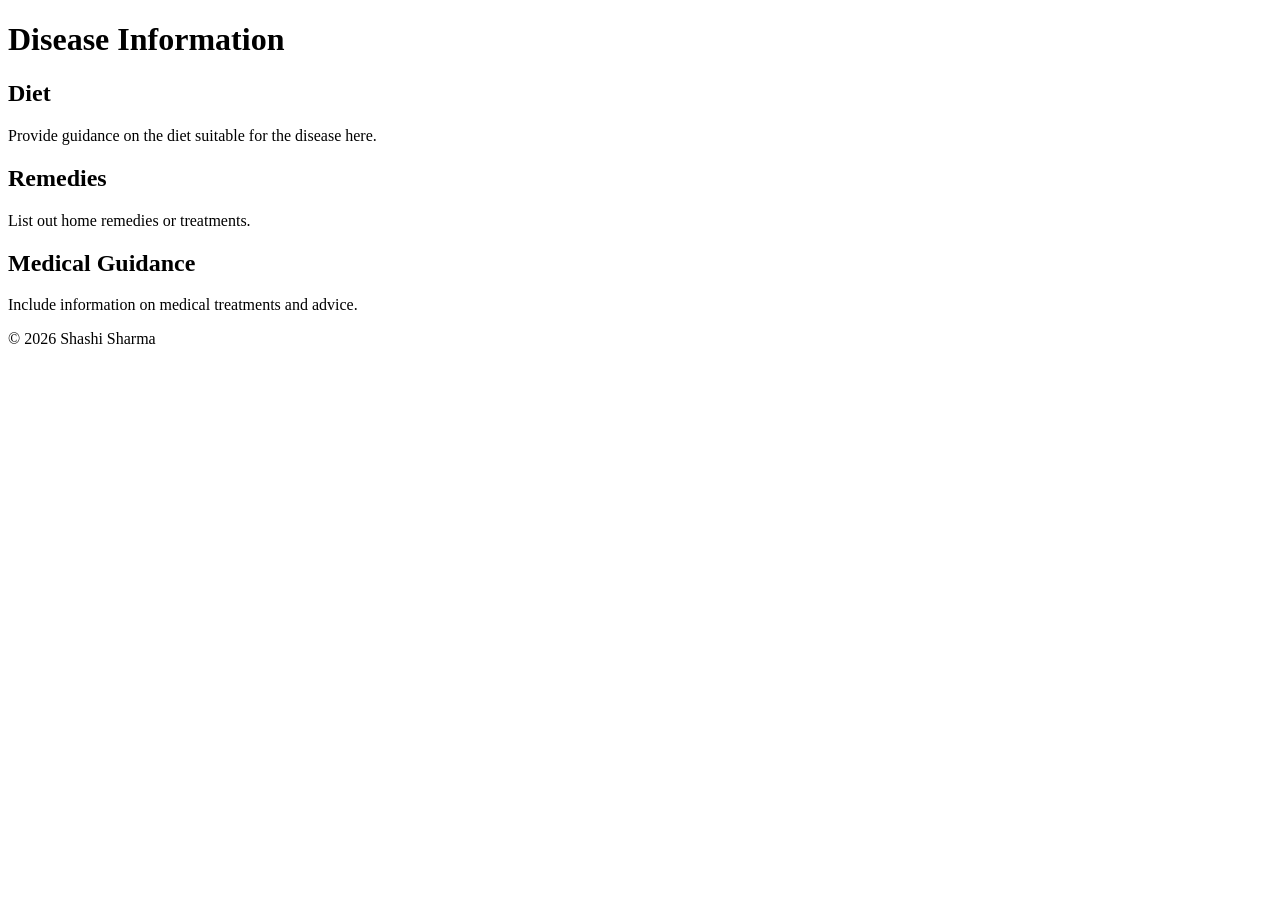
<file: templates/disease.html>
<!DOCTYPE html>
<html lang="en">
<head>
    <meta charset="UTF-8">
    <meta http-equiv="X-UA-Compatible" content="IE=edge">
    <meta name="viewport" content="width=device-width, initial-scale=1.0">
    <title>Disease Information</title>
</head>
<body>
    <header>
        <h1>Disease Information</h1>
    </header>
    <section>
        <h2>Diet</h2>
        <p>Provide guidance on the diet suitable for the disease here.</p>
    </section>
    <section>
        <h2>Remedies</h2>
        <p>List out home remedies or treatments.</p>
    </section>
    <section>
        <h2>Medical Guidance</h2>
        <p>Include information on medical treatments and advice.</p>
    </section>
    <footer>
        <p>&copy; 2026 Shashi Sharma</p>
    </footer>
</body>
</html>
</file>
